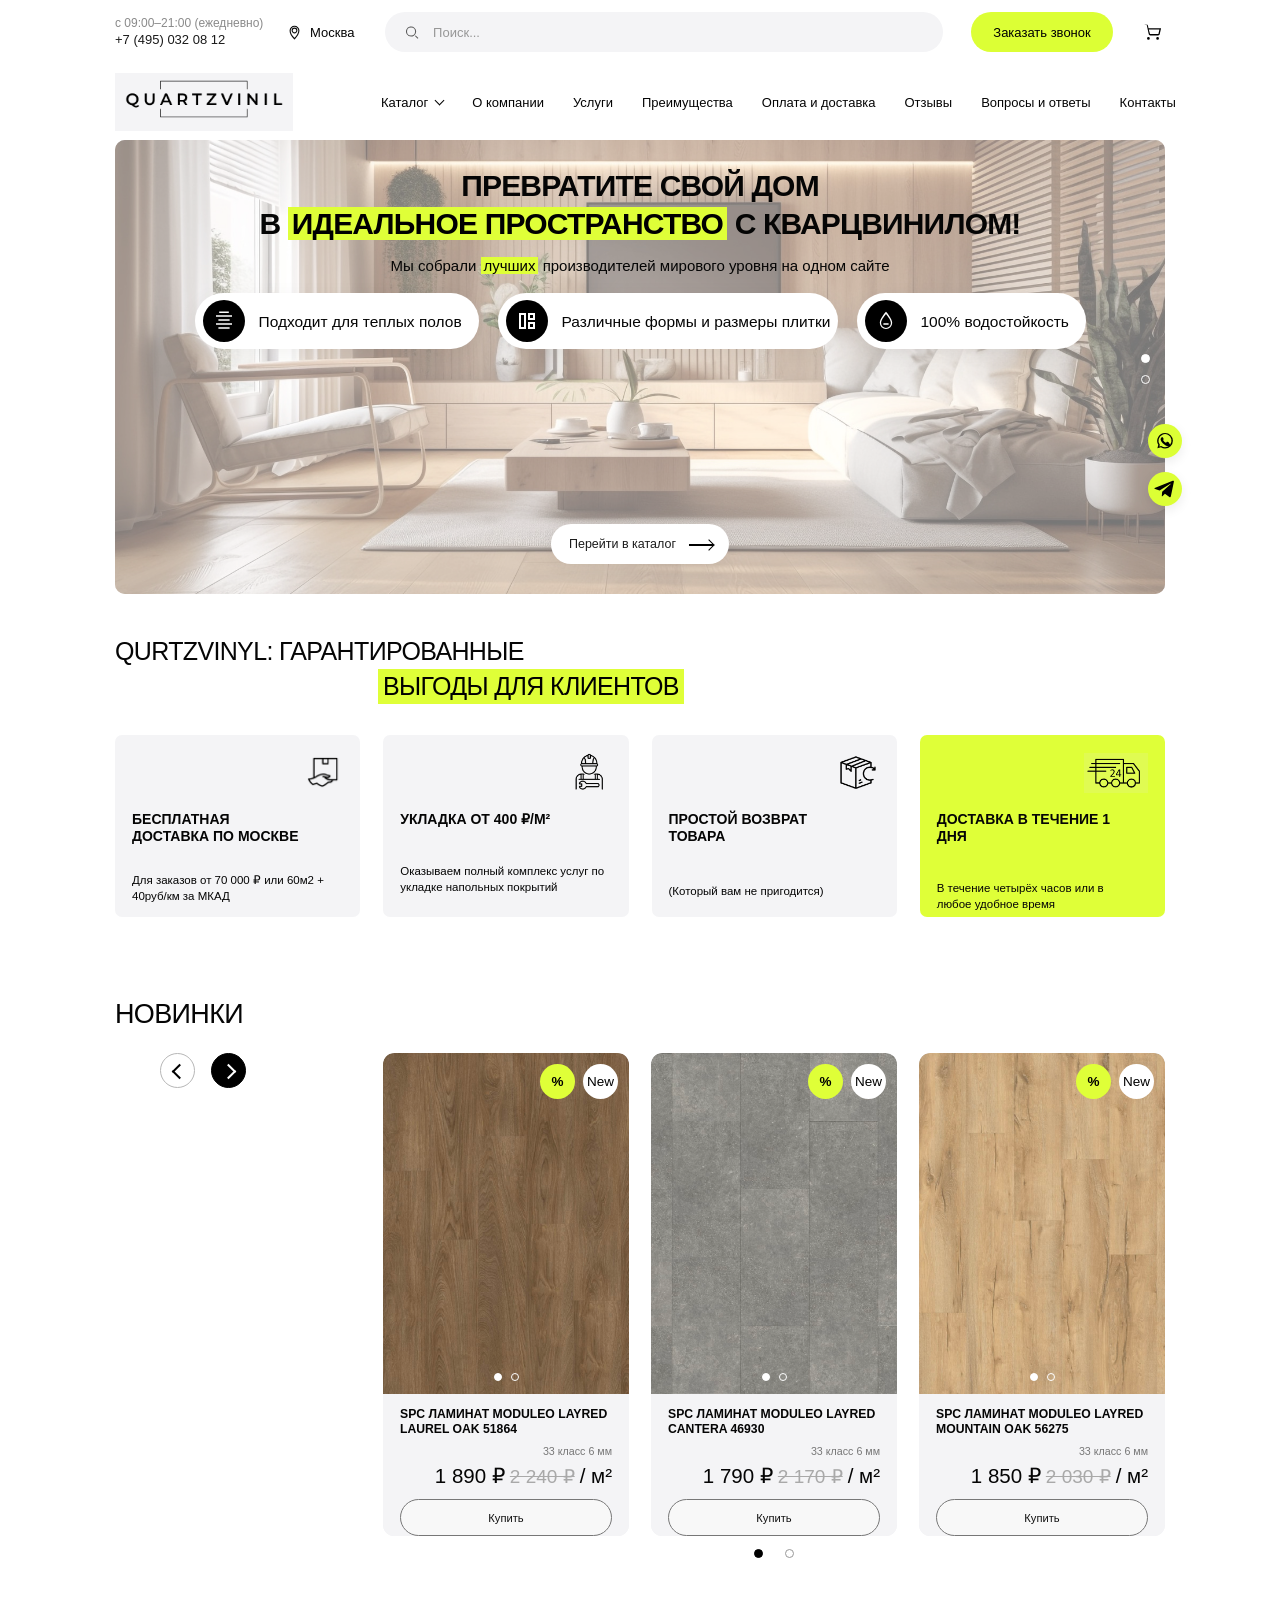
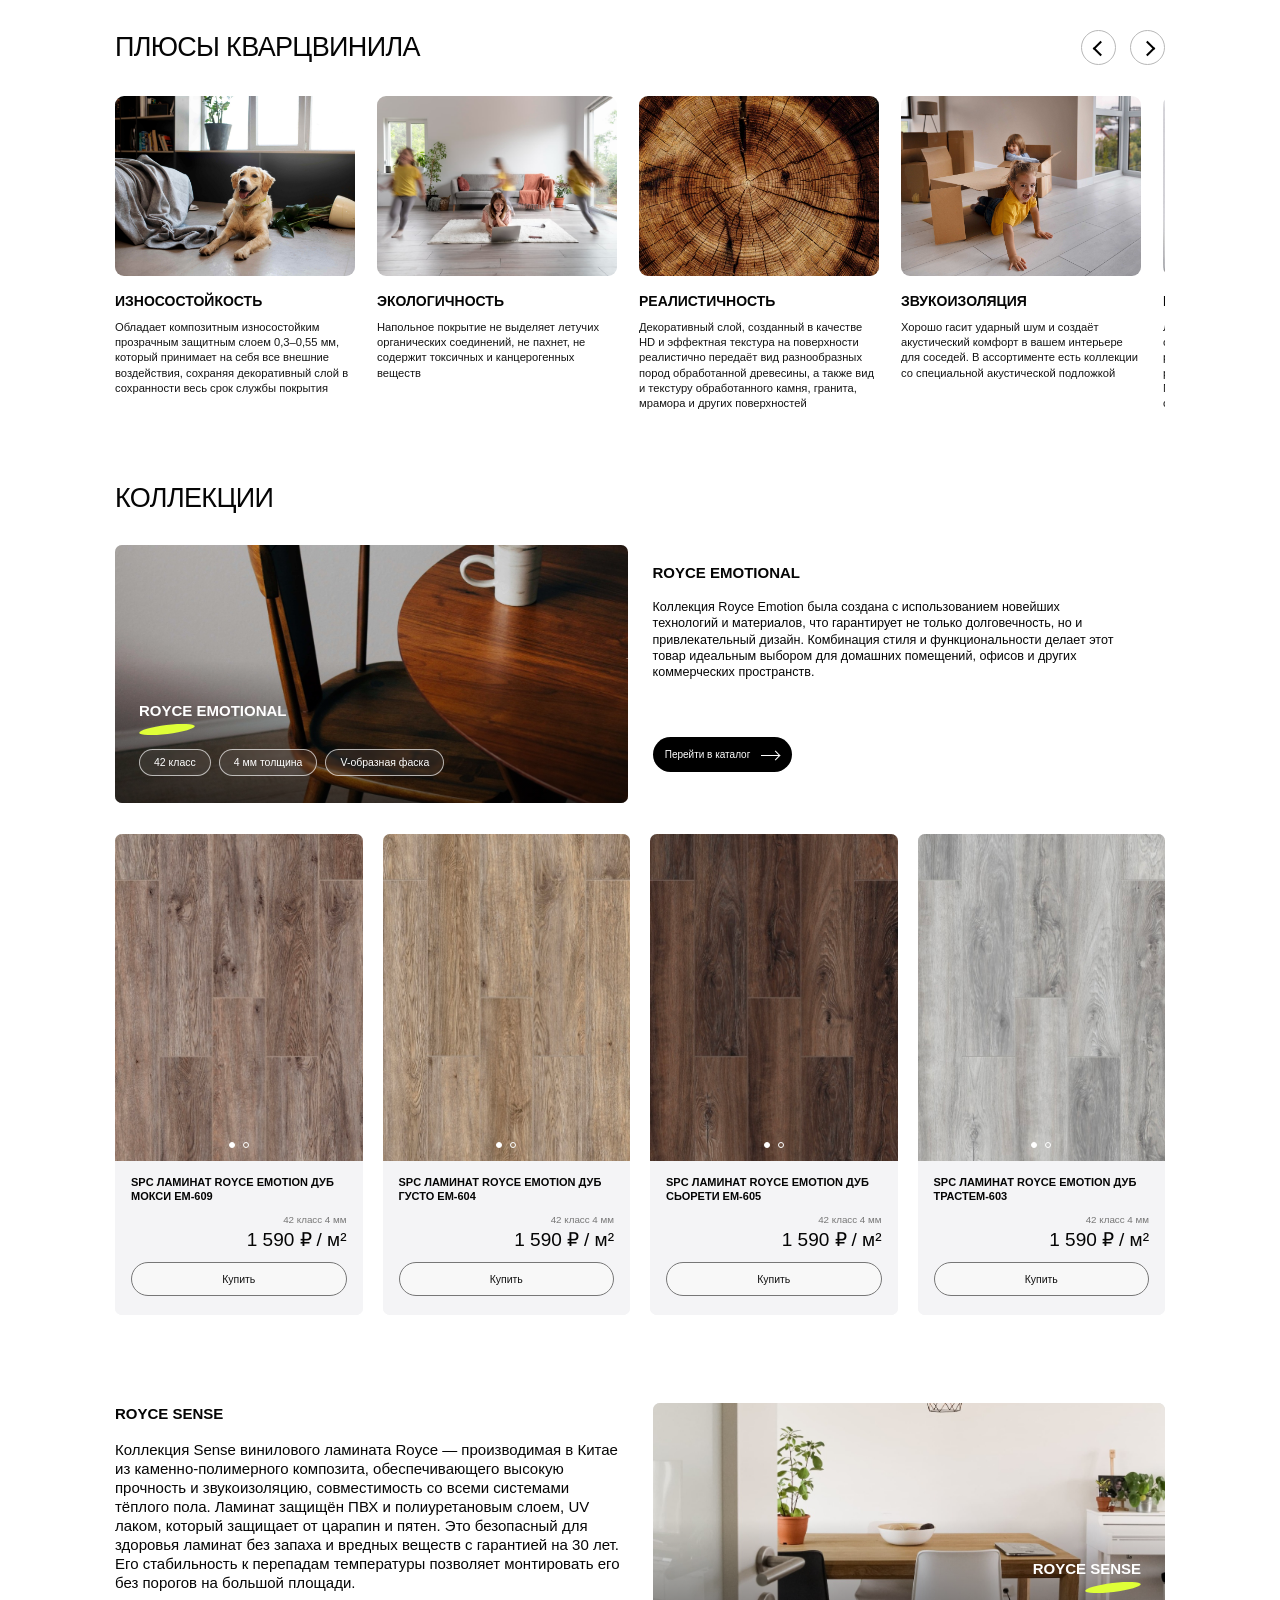
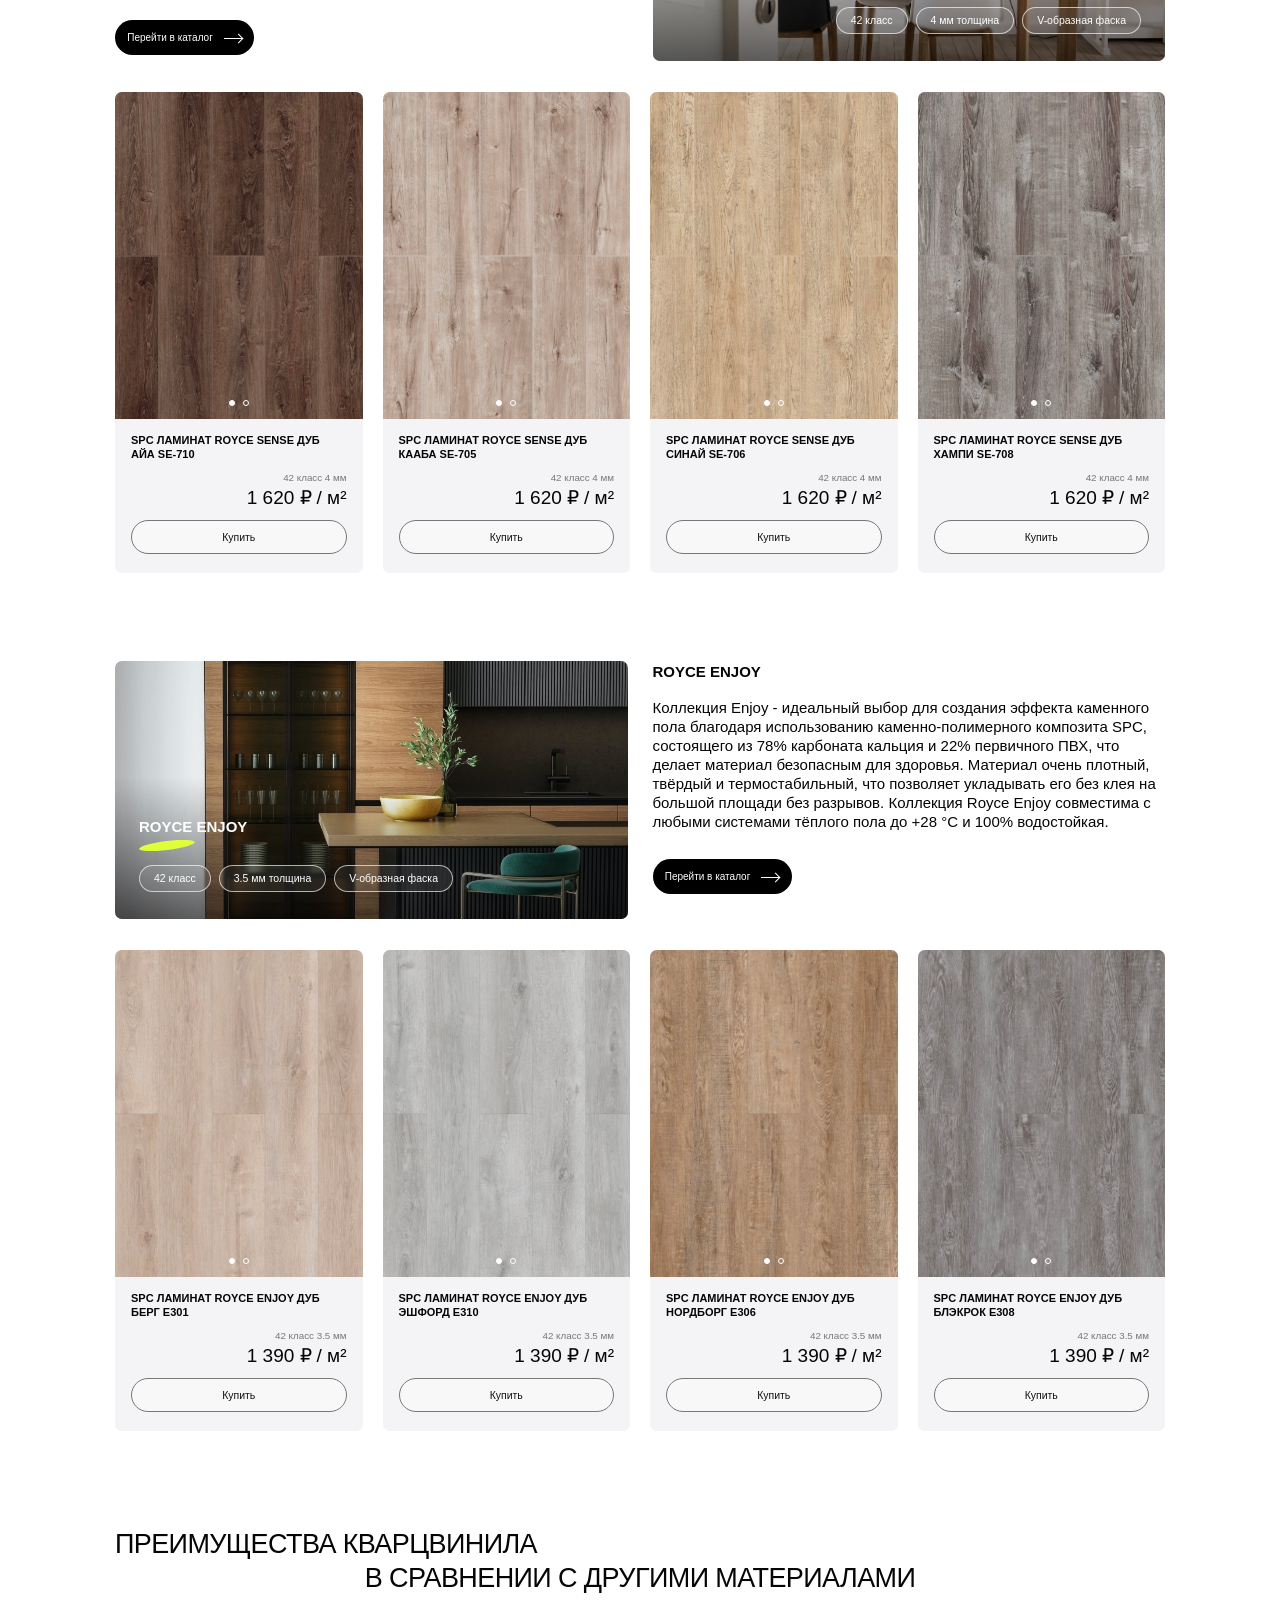
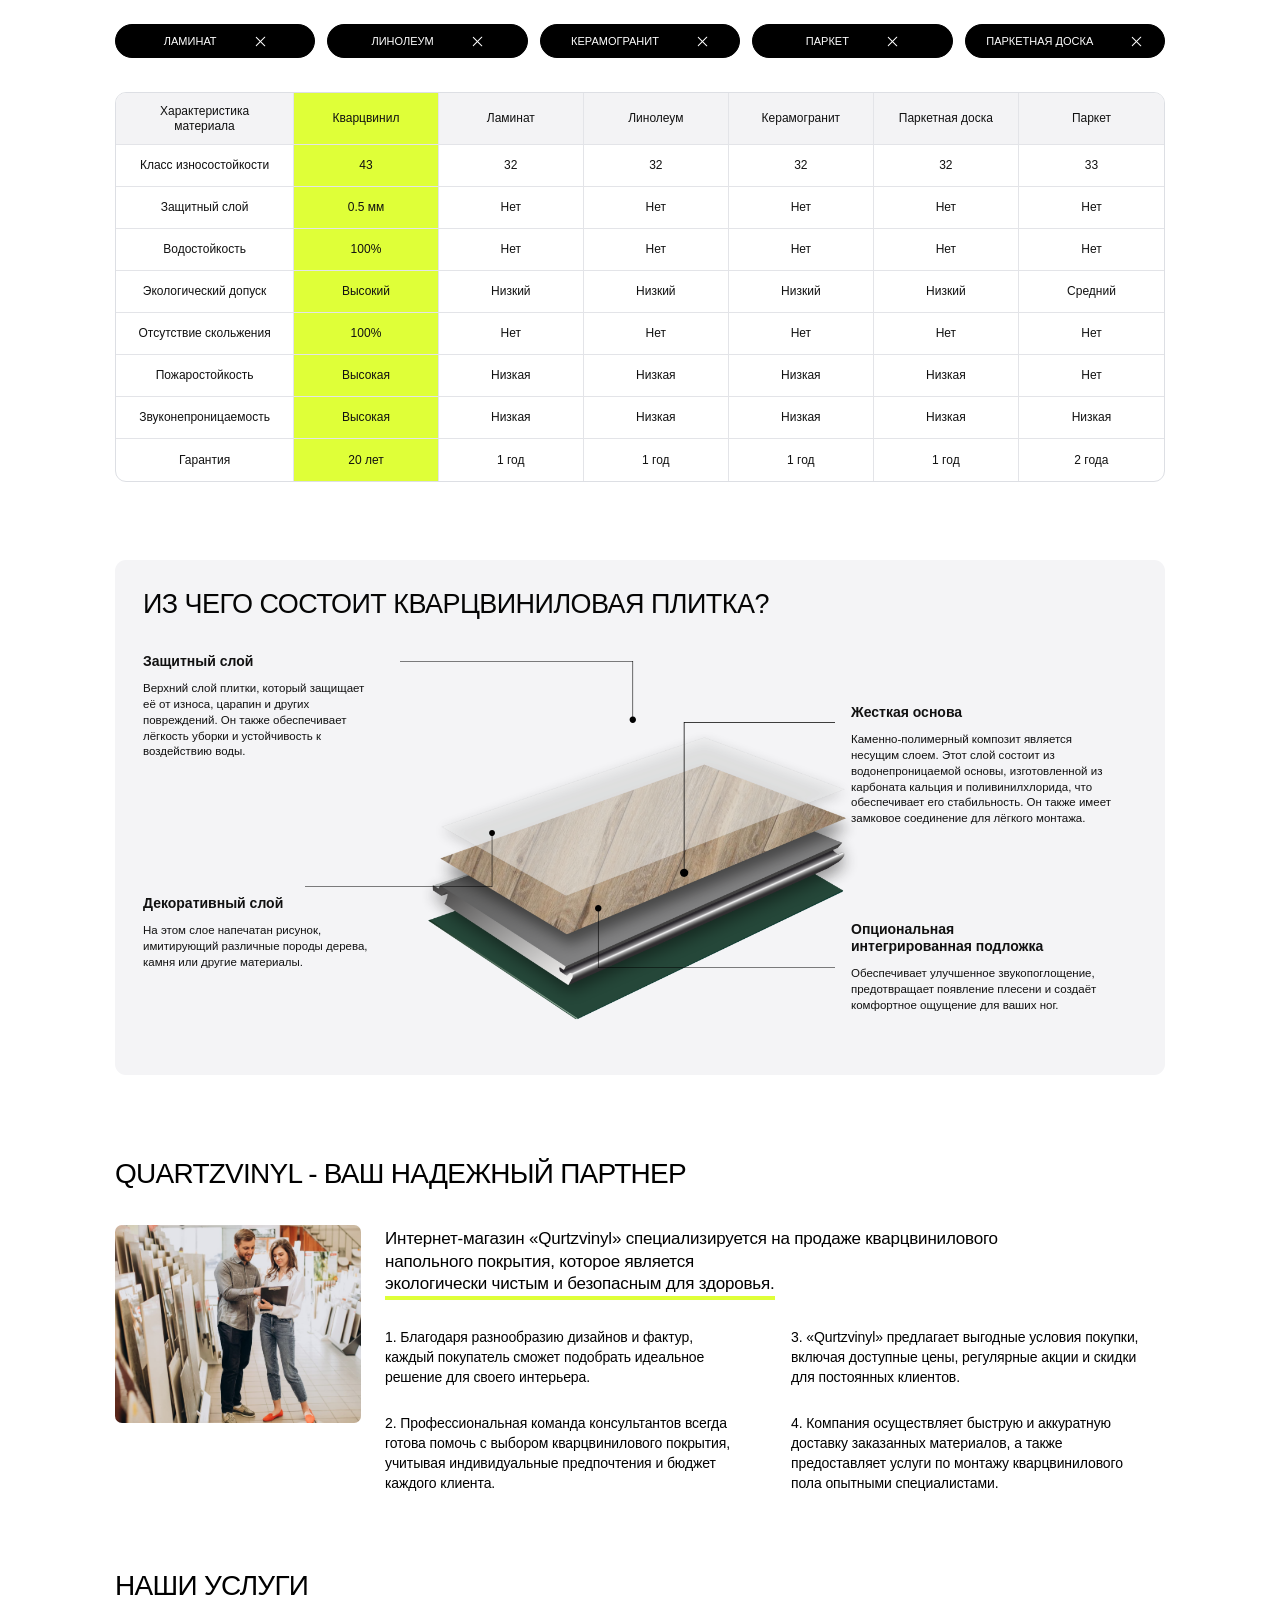
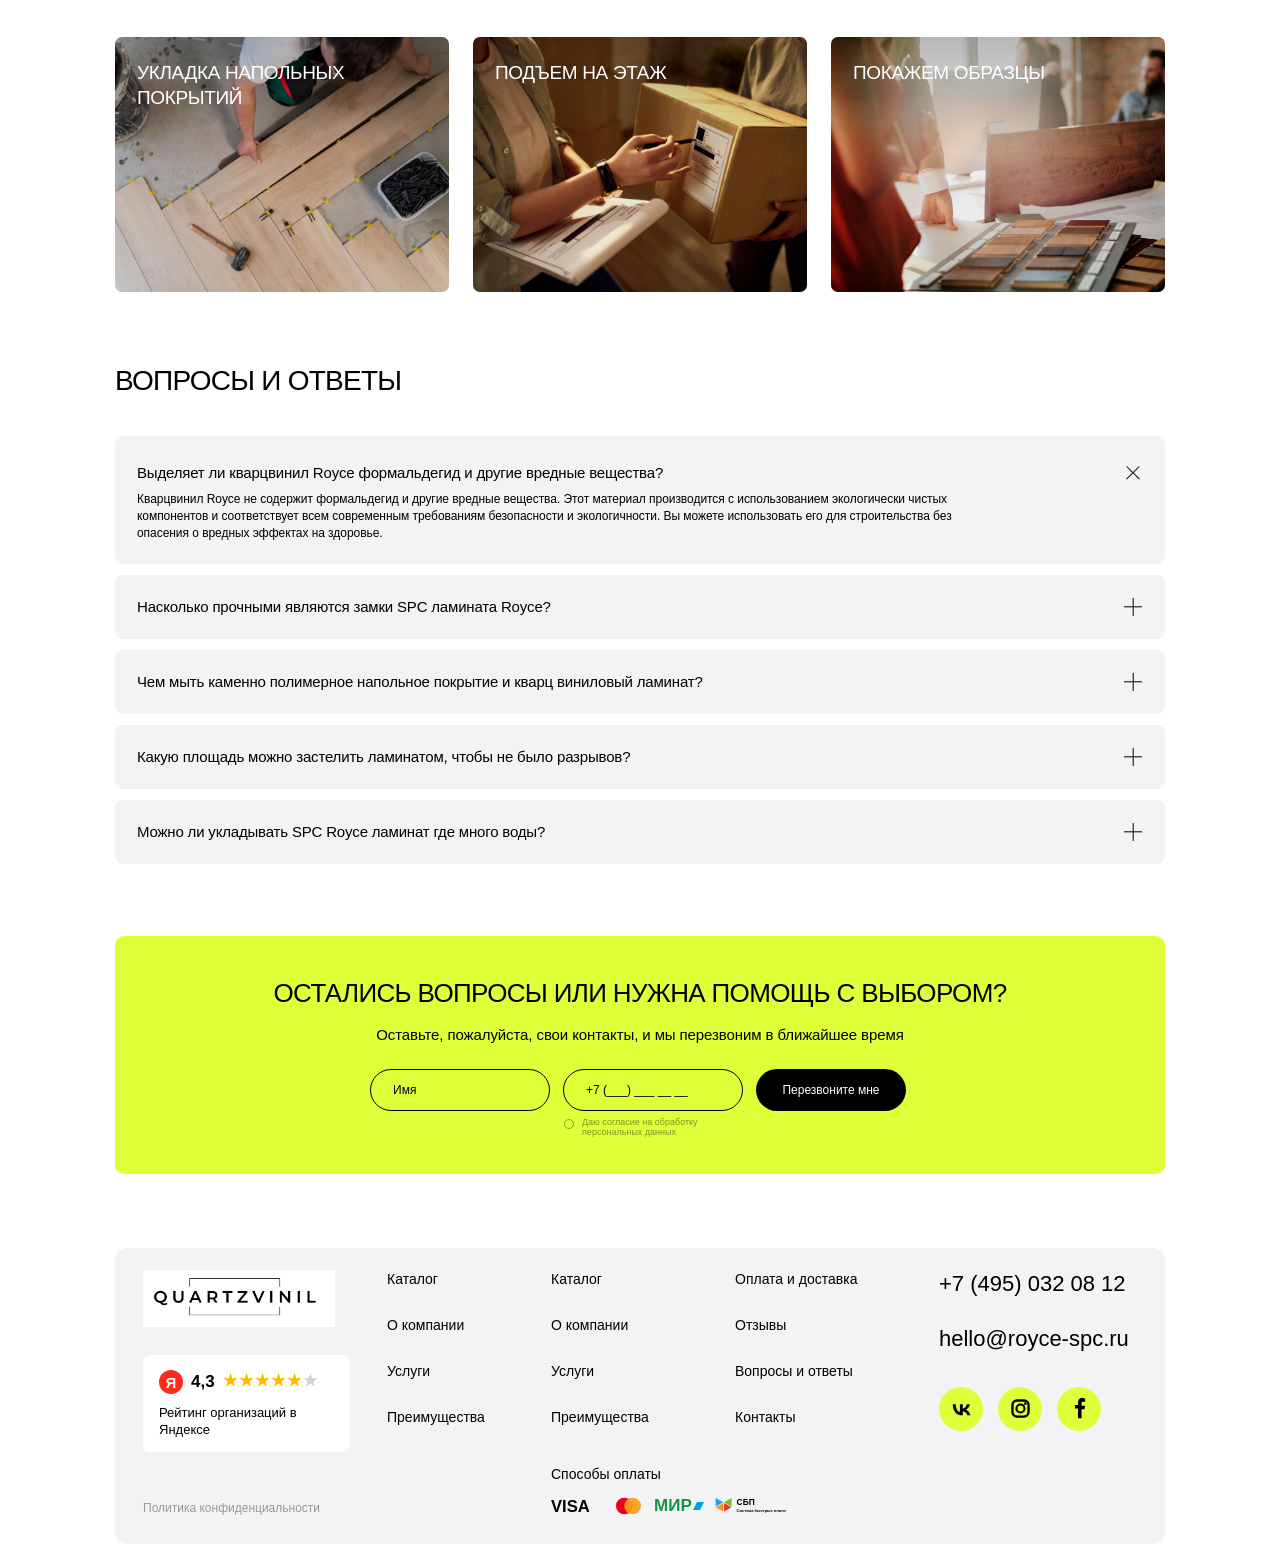
<file: index.html>
<!doctype html>
<html lang="ru">
<head>
    <meta charset="UTF-8">
    <meta name="viewport" content="width=device-width, initial-scale=1.0">
    <title>Quartzvinil</title>
    <link rel="stylesheet" href="assets/css/style.css">
</head>
<body>
    <header class="site-header">
        <div class="header-inner">
            <div class="header-top">
                <div class="header-contacts">
                    <span>с 09:00–21:00 (ежедневно)</span>
                    <a href="tel:+74950320812">+7 (495) 032 08 12</a>
                </div>
                <div class="header-city">
                    <svg viewBox="0 0 24 24" aria-hidden="true"><path d="M12 22s7-7.2 7-13A7 7 0 0 0 5 9c0 5.8 7 13 7 13Zm0-9.5A3.5 3.5 0 1 1 12 5a3.5 3.5 0 0 1 0 7.5Z"/></svg>
                    <span>Москва</span>
                </div>
                <form class="header-search" action="#" method="get">
                    <svg viewBox="0 0 24 24" aria-hidden="true"><path d="M10.5 18a7.5 7.5 0 1 1 5.3-12.8A7.5 7.5 0 0 1 10.5 18Zm0-1.5a6 6 0 1 0 0-12 6 6 0 0 0 0 12Zm5.8.9 1.1-1.1 4 4-1.1 1.1-4-4Z"/></svg>
                    <input type="search" name="search" placeholder="Поиск...">
                </form>
                <button class="call-button" type="button">Заказать звонок</button>
                <a class="cart-link" href="#" aria-label="Корзина">
                    <svg viewBox="0 0 24 24" aria-hidden="true"><path d="M7 20.5a1.5 1.5 0 1 0 0-3 1.5 1.5 0 0 0 0 3Zm10 0a1.5 1.5 0 1 0 0-3 1.5 1.5 0 0 0 0 3ZM3 4h2.1l2.2 10.3c.2.8.9 1.4 1.7 1.4h8.6c.8 0 1.5-.5 1.7-1.3l1.5-6.5H7.1L6.5 5.1A1.7 1.7 0 0 0 4.8 3.8H3V4Zm4.4 5.3H19l-1.1 4.8c0 .1-.2.2-.3.2H9c-.2 0-.3-.1-.3-.3L7.4 9.3Z"/></svg>
                </a>
            </div>
            <div class="header-bottom">
                <a class="logo-link" href="#"><img src="assets/img/logo.png" alt="Quartzvinil"></a>
                <nav class="main-nav" aria-label="Основное меню">
                    <a href="#catalog">Каталог <span></span></a>
                    <a href="#about">О компании</a>
                    <a href="#services">Услуги</a>
                    <a href="#benefits">Преимущества</a>
                    <a href="#payment">Оплата и доставка</a>
                    <a href="#reviews">Отзывы</a>
                    <a href="#faq">Вопросы и ответы</a>
                    <a href="#contacts">Контакты</a>
                </nav>
                <button class="mobile-menu-button" type="button" aria-label="Открыть меню">
                    <i></i><i></i><i></i>
                </button>
            </div>
        </div>
    </header>
    <main>
        <section class="hero-section">
            <div class="hero-slider" data-hero-slider>
                <div class="hero-slide active"></div>
                <div class="hero-content">
                    <h1>ПРЕВРАТИТЕ СВОЙ ДОМ<br>В <mark>ИДЕАЛЬНОЕ ПРОСТРАНСТВО</mark> С КВАРЦВИНИЛОМ!</h1>
                    <p>Мы собрали <mark>лучших</mark> производителей мирового уровня на одном сайте</p>
                    <div class="hero-advantages">
                        <div class="hero-advantage">
                            <span>
                                <svg viewBox="0 0 24 24" aria-hidden="true"><path d="M4 6.2h16v1.6H4V6.2Zm2.4 4h11.2v1.6H6.4v-1.6ZM4 14.2h16v1.6H4v-1.6Zm2.4 4h11.2v1.6H6.4v-1.6ZM7.2 2.4h9.6V4H7.2V2.4Z"/></svg>
                            </span>
                            <b>Подходит для теплых полов</b>
                        </div>
                        <div class="hero-advantage">
                            <span>
                                <svg viewBox="0 0 24 24" aria-hidden="true"><path d="M4 4h7v16H4V4Zm9 0h7v7h-7V4Zm0 9h7v7h-7v-7ZM6 6v12h3V6H6Zm9 0v3h3V6h-3Zm0 9v3h3v-3h-3Z"/></svg>
                            </span>
                            <b>Различные формы и размеры плитки</b>
                        </div>
                        <div class="hero-advantage">
                            <span>
                                <svg viewBox="0 0 24 24" aria-hidden="true"><path d="M12 2.8s6.2 6.7 6.2 11a6.2 6.2 0 1 1-12.4 0c0-4.3 6.2-11 6.2-11Zm0 16.2a4.9 4.9 0 0 0 4.9-4.9c0-2.6-3.1-6.8-4.9-9-1.8 2.2-4.9 6.4-4.9 9A4.9 4.9 0 0 0 12 19Zm-2.6-4.7h5.2v1.4H9.4v-1.4Z"/></svg>
                            </span>
                            <b>100% водостойкость</b>
                        </div>
                    </div>
                </div>
                <button class="catalog-button" type="button">Перейти в каталог <span></span></button>
                <div class="hero-dots">
                    <button class="active" type="button" aria-label="Первый слайд"></button>
                    <button type="button" aria-label="Второй слайд"></button>
                </div>
                <div class="hero-socials">
                    <a href="#" aria-label="WhatsApp">
                        <svg viewBox="0 0 24 24" aria-hidden="true"><path d="M12.1 3.2a8.6 8.6 0 0 0-7.4 13l-1 3.7 3.8-1a8.5 8.5 0 0 0 4.6 1.3 8.5 8.5 0 1 0 0-17Zm0 15.5a7.2 7.2 0 0 1-3.8-1l-.3-.2-2.2.6.6-2.1-.2-.3a7.1 7.1 0 1 1 5.9 3Zm4-5.3c-.2-.1-1.3-.6-1.5-.7-.2-.1-.4-.1-.5.1-.2.3-.6.8-.7.9-.1.1-.3.2-.5.1a5.8 5.8 0 0 1-2.9-2.5c-.2-.3 0-.4.1-.6l.4-.5c.1-.2 0-.4 0-.5l-.7-1.6c-.2-.4-.4-.3-.5-.3h-.5c-.2 0-.5.1-.7.3-.2.3-.9.9-.9 2.1 0 1.3.9 2.5 1.1 2.7.1.1 1.8 2.8 4.4 3.9 1.6.7 2.3.7 3.1.6.5-.1 1.3-.5 1.5-1 .2-.5.2-.9.1-1-.1-.1-.3-.2-.5-.3Z"/></svg>
                    </a>
                    <a href="#" aria-label="Telegram">
                        <svg viewBox="0 0 24 24" aria-hidden="true"><path d="M21.7 4.2 18.4 20c-.2 1-.8 1.2-1.6.8l-4.9-3.6-2.4 2.3c-.3.3-.5.5-1 .5l.4-5 9.1-8.2c.4-.4-.1-.6-.6-.3L6.1 13.6 1.2 12c-1-.3-1-1 .2-1.5L20.4 3c.9-.3 1.6.2 1.3 1.2Z"/></svg>
                    </a>
                </div>
            </div>
        </section>
        <section class="benefits-news-section" id="benefits">
            <h2 class="benefits-title">QURTZVINYL: ГАРАНТИРОВАННЫЕ<br><mark>ВЫГОДЫ ДЛЯ КЛИЕНТОВ</mark></h2>
            <div class="benefits-grid">
                                    <article class="benefit-card ">
                        <img src="assets/img/icon-delivery.png" alt="">
                        <h3>БЕСПЛАТНАЯ ДОСТАВКА ПО МОСКВЕ</h3>
                        <p>Для заказов от 70 000 ₽ или 60м2 + 40руб/км за МКАД</p>
                    </article>
                                    <article class="benefit-card ">
                        <img src="assets/img/icon-worker.png" alt="">
                        <h3>УКЛАДКА ОТ 400 ₽/М²</h3>
                        <p>Оказываем полный комплекс услуг по укладке напольных покрытий</p>
                    </article>
                                    <article class="benefit-card ">
                        <img src="assets/img/icon-return.png" alt="">
                        <h3>ПРОСТОЙ ВОЗВРАТ ТОВАРА</h3>
                        <p>(Который вам не пригодится)</p>
                    </article>
                                    <article class="benefit-card benefit-card-accent">
                        <img src="assets/img/icon-truck.png" alt="">
                        <h3>ДОСТАВКА В ТЕЧЕНИЕ 1 ДНЯ</h3>
                        <p>В течение четырёх часов или в любое удобное время</p>
                    </article>
                            </div>
            <div class="new-products-head">
                <h2>НОВИНКИ</h2>
            </div>
            <div class="new-products-layout">
                <div class="new-products-controls">
                    <button class="slider-arrow slider-arrow-prev" type="button" data-new-prev aria-label="Назад"></button>
                    <button class="slider-arrow slider-arrow-next" type="button" data-new-next aria-label="Вперед"></button>
                </div>
                <div class="new-products-carousel" data-new-carousel>
                    <div class="new-products-track" data-new-track data-products-render="new"></div>
                </div>
                <div class="new-products-dots" data-new-dots></div>
            </div>
        </section>
        <section class="pluses-section" id="pluses">
            <div class="pluses-head">
                <h2>ПЛЮСЫ КВАРЦВИНИЛА</h2>
                <div class="pluses-controls">
                    <button class="pluses-arrow pluses-arrow-prev" type="button" data-pluses-prev aria-label="Назад"></button>
                    <button class="pluses-arrow pluses-arrow-next" type="button" data-pluses-next aria-label="Вперед"></button>
                </div>
            </div>
            <div class="pluses-carousel" data-pluses-carousel>
                <div class="pluses-track" data-pluses-track>
                                            <article class="plus-card">
                            <img src="assets/img/plus-dog.jpg" alt="ИЗНОСОСТОЙКОСТЬ">
                            <h3>ИЗНОСОСТОЙКОСТЬ</h3>
                            <p>Обладает композитным износостойким прозрачным защитным слоем 0,3–0,55 мм, который принимает на себя все внешние воздействия, сохраняя декоративный слой в сохранности весь срок службы покрытия</p>
                        </article>
                                            <article class="plus-card">
                            <img src="assets/img/plus-eco.jpg" alt="ЭКОЛОГИЧНОСТЬ">
                            <h3>ЭКОЛОГИЧНОСТЬ</h3>
                            <p>Напольное покрытие не выделяет летучих органических соединений, не пахнет, не содержит токсичных и канцерогенных веществ</p>
                        </article>
                                            <article class="plus-card">
                            <img src="assets/img/plus-real.jpg" alt="РЕАЛИСТИЧНОСТЬ">
                            <h3>РЕАЛИСТИЧНОСТЬ</h3>
                            <p>Декоративный слой, созданный в качестве HD и эффектная текстура на поверхности реалистично передаёт вид разнообразных пород обработанной древесины, а также вид и текстуру обработанного камня, гранита, мрамора и других поверхностей</p>
                        </article>
                                            <article class="plus-card">
                            <img src="assets/img/plus-sound.jpg" alt="ЗВУКОИЗОЛЯЦИЯ">
                            <h3>ЗВУКОИЗОЛЯЦИЯ</h3>
                            <p>Хорошо гасит ударный шум и создаёт акустический комфорт в вашем интерьере для соседей. В ассортименте есть коллекции со специальной акустической подложкой</p>
                        </article>
                                            <article class="plus-card">
                            <img src="assets/img/plus-install.jpg" alt="ПРОСТОТА МОНТАЖА">
                            <h3>ПРОСТОТА МОНТАЖА</h3>
                            <p>Легко монтируется на подготовленное основание при применении рекомендованных инструментов и рекомендованной технологии укладки. Материал подходит в категорию DIY – сделай сам</p>
                        </article>
                                            <article class="plus-card">
                            <img src="assets/img/plus-warm.jpg" alt="ТЕПЛОПРОВОДНОСТЬ">
                            <h3>ТЕПЛОПРОВОДНОСТЬ</h3>
                            <p>Ощущается как комфортное покрытие без эффекта холодный пол. Можно использовать вместе с встроенными системами подогрева «тёплый пол»</p>
                        </article>
                                    </div>
            </div>
        </section>

        <section class="collections-section" id="collections">
            <h2 class="collections-title">КОЛЛЕКЦИИ</h2>
            <div class="collection-set">
                <div class="collection-intro">
                    <div class="collection-hero-card">
                        <img src="assets/img/collection-hero.jpg" alt="Royce Emotional">
                        <div class="collection-hero-overlay">
                            <h3>ROYCE EMOTIONAL</h3>
                            <div class="collection-hero-line"></div>
                            <div class="collection-hero-tags">
                                <span>42 класс</span>
                                <span>4 мм толщина</span>
                                <span>V-образная фаска</span>
                            </div>
                        </div>
                    </div>
                    <div class="collection-text-card">
                        <h3>ROYCE EMOTIONAL</h3>
                        <p>Коллекция Royce Emotion была создана с использованием новейших технологий и материалов, что гарантирует не только долговечность, но и привлекательный дизайн. Комбинация стиля и функциональности делает этот товар идеальным выбором для домашних помещений, офисов и других коммерческих пространств.</p>
                        <a href="#catalog" class="collection-catalog-link">Перейти в каталог <span></span></a>
                    </div>
                </div>
                <div class="collection-products-wrap">
                    <button class="collection-arrow collection-arrow-prev" type="button" data-collection-prev aria-label="Назад"></button>
                    <div class="collection-products-carousel" data-collection-carousel>
                        <div class="collection-products-track" data-collection-track data-products-render="emotion"></div>
                    </div>
                    <button class="collection-arrow collection-arrow-next" type="button" data-collection-next aria-label="Вперед"></button>
                </div>
            </div>

            <div class="collection-set collection-set-sense">
                <div class="collection-intro collection-intro-reverse">
                    <div class="collection-text-card collection-text-card-sense">
                        <h3>ROYCE SENSE</h3>
                        <p>Коллекция Sense винилового ламината Royce — производимая в Китае из каменно-полимерного композита, обеспечивающего высокую прочность и звукоизоляцию, совместимость со всеми системами тёплого пола. Ламинат защищён ПВХ и полиуретановым слоем, UV лаком, который защищает от царапин и пятен. Это безопасный для здоровья ламинат без запаха и вредных веществ с гарантией на 30 лет. Его стабильность к перепадам температуры позволяет монтировать его без порогов на большой площади.</p>
                        <a href="#catalog" class="collection-catalog-link">Перейти в каталог <span></span></a>
                    </div>
                    <div class="collection-hero-card collection-hero-card-right">
                        <img src="assets/img/collection-sense-hero.jpg" alt="Royce Sense">
                        <div class="collection-hero-overlay collection-hero-overlay-right">
                            <h3>ROYCE SENSE</h3>
                            <div class="collection-hero-line"></div>
                            <div class="collection-hero-tags">
                                <span>42 класс</span>
                                <span>4 мм толщина</span>
                                <span>V-образная фаска</span>
                            </div>
                        </div>
                    </div>
                </div>
                <div class="collection-products-wrap">
                    <button class="collection-arrow collection-arrow-prev" type="button" data-collection-prev aria-label="Назад"></button>
                    <div class="collection-products-carousel" data-collection-carousel>
                        <div class="collection-products-track" data-collection-track data-products-render="sense"></div>
                    </div>
                    <button class="collection-arrow collection-arrow-next" type="button" data-collection-next aria-label="Вперед"></button>
                </div>


            <div class="collection-set collection-set-enjoy">
                <div class="collection-intro">
                    <div class="collection-hero-card collection-hero-card-enjoy">
                        <img src="assets/img/collection-enjoy-hero.jpg" alt="Royce Enjoy">
                        <div class="collection-hero-overlay">
                            <h3>ROYCE ENJOY</h3>
                            <div class="collection-hero-line"></div>
                            <div class="collection-hero-tags">
                                <span>42 класс</span>
                                <span>3.5 мм толщина</span>
                                <span>V-образная фаска</span>
                            </div>
                        </div>
                    </div>
                    <div class="collection-text-card collection-text-card-enjoy">
                        <h3>ROYCE ENJOY</h3>
                        <p>Коллекция Enjoy - идеальный выбор для создания эффекта каменного пола благодаря использованию каменно-полимерного композита SPC, состоящего из 78% карбоната кальция и 22% первичного ПВХ, что делает материал безопасным для здоровья. Материал очень плотный, твёрдый и термостабильный, что позволяет укладывать его без клея на большой площади без разрывов. Коллекция Royce Enjoy совместима с любыми системами тёплого пола до +28 °C и 100% водостойкая.</p>
                        <a href="#catalog" class="collection-catalog-link">Перейти в каталог <span></span></a>
                    </div>
                </div>
                <div class="collection-products-wrap">
                    <button class="collection-arrow collection-arrow-prev" type="button" data-collection-prev aria-label="Назад"></button>
                    <div class="collection-products-carousel" data-collection-carousel>
                        <div class="collection-products-track" data-collection-track data-products-render="enjoy"></div>
                    </div>
                    <button class="collection-arrow collection-arrow-next" type="button" data-collection-next aria-label="Вперед"></button>
                </div>
            </div>
            </div>
        </section>

        <section class="comparison-section" id="comparison">
            <h2 class="comparison-title">
                <span>ПРЕИМУЩЕСТВА КВАРЦВИНИЛА</span>
                <span>В СРАВНЕНИИ С ДРУГИМИ МАТЕРИАЛАМИ</span>
            </h2>
            <div class="comparison-tabs" aria-label="Сравниваемые материалы">
                <button type="button" data-comparison-toggle="laminate" aria-pressed="true">ЛАМИНАТ <span></span></button>
                <button type="button" data-comparison-toggle="linoleum" aria-pressed="true">ЛИНОЛЕУМ <span></span></button>
                <button type="button" data-comparison-toggle="porcelain" aria-pressed="true">КЕРАМОГРАНИТ <span></span></button>
                <button type="button" data-comparison-toggle="parquet" aria-pressed="true">ПАРКЕТ <span></span></button>
                <button type="button" data-comparison-toggle="parquet-board" aria-pressed="true">ПАРКЕТНАЯ ДОСКА <span></span></button>
            </div>
            <div class="comparison-table-wrap">
                <table class="comparison-table" data-comparison-table>
                    <colgroup>
                        <col class="comparison-col comparison-col-feature">
                        <col class="comparison-col comparison-col-vinyl">
                        <col class="comparison-col" data-comparison-col="laminate">
                        <col class="comparison-col" data-comparison-col="linoleum">
                        <col class="comparison-col" data-comparison-col="porcelain">
                        <col class="comparison-col" data-comparison-col="parquet-board">
                        <col class="comparison-col" data-comparison-col="parquet">
                    </colgroup>
                    <thead>
                        <tr>
                            <th>Характеристика<br>материала</th>
                            <th>Кварцвинил</th>
                            <th>Ламинат</th>
                            <th>Линолеум</th>
                            <th>Керамогранит</th>
                            <th>Паркетная доска</th>
                            <th>Паркет</th>
                        </tr>
                    </thead>
                    <tbody>
                        <tr>
                            <td>Класс износостойкости</td>
                            <td>43</td>
                            <td>32</td>
                            <td>32</td>
                            <td>32</td>
                            <td>32</td>
                            <td>33</td>
                        </tr>
                        <tr>
                            <td>Защитный слой</td>
                            <td>0.5 мм</td>
                            <td>Нет</td>
                            <td>Нет</td>
                            <td>Нет</td>
                            <td>Нет</td>
                            <td>Нет</td>
                        </tr>
                        <tr>
                            <td>Водостойкость</td>
                            <td>100%</td>
                            <td>Нет</td>
                            <td>Нет</td>
                            <td>Нет</td>
                            <td>Нет</td>
                            <td>Нет</td>
                        </tr>
                        <tr>
                            <td>Экологический допуск</td>
                            <td>Высокий</td>
                            <td>Низкий</td>
                            <td>Низкий</td>
                            <td>Низкий</td>
                            <td>Низкий</td>
                            <td>Средний</td>
                        </tr>
                        <tr>
                            <td>Отсутствие скольжения</td>
                            <td>100%</td>
                            <td>Нет</td>
                            <td>Нет</td>
                            <td>Нет</td>
                            <td>Нет</td>
                            <td>Нет</td>
                        </tr>
                        <tr>
                            <td>Пожаростойкость</td>
                            <td>Высокая</td>
                            <td>Низкая</td>
                            <td>Низкая</td>
                            <td>Низкая</td>
                            <td>Низкая</td>
                            <td>Нет</td>
                        </tr>
                        <tr>
                            <td>Звуконепроницаемость</td>
                            <td>Высокая</td>
                            <td>Низкая</td>
                            <td>Низкая</td>
                            <td>Низкая</td>
                            <td>Низкая</td>
                            <td>Низкая</td>
                        </tr>
                        <tr>
                            <td>Гарантия</td>
                            <td>20 лет</td>
                            <td>1 год</td>
                            <td>1 год</td>
                            <td>1 год</td>
                            <td>1 год</td>
                            <td>2 года</td>
                        </tr>
                    </tbody>
                </table>
            </div>
        </section>

        <section class="structure-section" id="structure">
            <div class="structure-card">
                <h2>ИЗ ЧЕГО СОСТОИТ КВАРЦВИНИЛОВАЯ ПЛИТКА?</h2>
                <div class="structure-block">
                    <div class="structure-text structure-text-protective">
                        <h3>Защитный слой</h3>
                        <p>Верхний слой плитки, который защищает её от износа, царапин и других повреждений. Он также обеспечивает лёгкость уборки и устойчивость к воздействию воды.</p>
                    </div>
                    <div class="structure-text structure-text-decorative">
                        <h3>Декоративный слой</h3>
                        <p>На этом слое напечатан рисунок, имитирующий различные породы дерева, камня или другие материалы.</p>
                    </div>
                    <div class="structure-text structure-text-base">
                        <h3>Жесткая основа</h3>
                        <p>Каменно-полимерный композит является несущим слоем. Этот слой состоит из водонепроницаемой основы, изготовленной из карбоната кальция и поливинилхлорида, что обеспечивает его стабильность. Он также имеет замковое соединение для лёгкого монтажа.</p>
                    </div>
                    <div class="structure-text structure-text-underlay">
                        <h3>Опциональная<br>интегрированная подложка</h3>
                        <p>Обеспечивает улучшенное звукопоглощение, предотвращает появление плесени и создаёт комфортное ощущение для ваших ног.</p>
                    </div>
                    <img class="structure-layer-image" src="assets/img/structure-layer.png" alt="Структура кварцвиниловой плитки">
                    <img class="structure-cursor structure-cursor-1" src="assets/img/cursor1.svg" alt="">
                    <img class="structure-cursor structure-cursor-2" src="assets/img/cursor2.svg" alt="">
                    <img class="structure-cursor structure-cursor-3" src="assets/img/cursor3.svg" alt="">
                    <img class="structure-cursor structure-cursor-4" src="assets/img/cursor4.svg" alt="">
                </div>
            </div>
        </section>

        <section class="partner-services-section" id="services">
            <div class="partner-block">
                <h2>QUARTZVINYL - ВАШ НАДЕЖНЫЙ ПАРТНЕР</h2>
                <div class="partner-content">
                    <div class="partner-image">
                        <img src="assets/img/partner.jpg" alt="Quartzvinyl - ваш надежный партнер">
                    </div>
                    <div class="partner-info">
                        <p class="partner-main-text">Интернет-магазин «Qurtzvinyl» специализируется на продаже кварцвинилового напольного покрытия, которое является <span>экологически чистым и безопасным для здоровья.</span></p>
                        <div class="partner-points">
                            <p>1. Благодаря разнообразию дизайнов и фактур, каждый покупатель сможет подобрать идеальное решение для своего интерьера.</p>
                            <p>3. «Qurtzvinyl» предлагает выгодные условия покупки, включая доступные цены, регулярные акции и скидки для постоянных клиентов.</p>
                            <p>2. Профессиональная команда консультантов всегда готова помочь с выбором кварцвинилового покрытия, учитывая индивидуальные предпочтения и бюджет каждого клиента.</p>
                            <p>4. Компания осуществляет быструю и аккуратную доставку заказанных материалов, а также предоставляет услуги по монтажу кварцвинилового пола опытными специалистами.</p>
                        </div>
                    </div>
                </div>
            </div>
            <div class="services-block">
                <h2>НАШИ УСЛУГИ</h2>
                <div class="services-grid">
                    <article class="service-card">
                        <img src="assets/img/service-install.jpg" alt="Укладка напольных покрытий">
                        <h3>УКЛАДКА НАПОЛЬНЫХ<br>ПОКРЫТИЙ</h3>
                    </article>
                    <article class="service-card">
                        <img src="assets/img/service-delivery.jpg" alt="Подъем на этаж">
                        <h3>ПОДЪЕМ НА ЭТАЖ</h3>
                    </article>
                    <article class="service-card">
                        <img src="assets/img/service-samples.jpg" alt="Покажем образцы">
                        <h3>ПОКАЖЕМ ОБРАЗЦЫ</h3>
                    </article>
                </div>
            </div>
        </section>


        <section class="faq-callback-section" id="faq">
            <div class="faq-block">
                <h2>ВОПРОСЫ И ОТВЕТЫ</h2>
                <div class="faq-list" data-faq-list>
                    <article class="faq-item open">
                        <button class="faq-question" type="button" aria-expanded="true">
                            <span>Выделяет ли кварцвинил Royce формальдегид и другие вредные вещества?</span>
                            <i></i>
                        </button>
                        <div class="faq-answer">
                            <div>
                                <p>Кварцвинил Royce не содержит формальдегид и другие вредные вещества. Этот материал производится с использованием экологически чистых компонентов и соответствует всем современным требованиям безопасности и экологичности. Вы можете использовать его для строительства без опасения о вредных эффектах на здоровье.</p>
                            </div>
                        </div>
                    </article>
                    <article class="faq-item">
                        <button class="faq-question" type="button" aria-expanded="false">
                            <span>Насколько прочными являются замки SPC ламината Royce?</span>
                            <i></i>
                        </button>
                        <div class="faq-answer">
                            <div>
                                <p>Замковые соединения SPC ламината Royce рассчитаны на плотную фиксацию планок между собой. При правильной подготовке основания и аккуратной укладке покрытие сохраняет стабильность, не расходится по швам и подходит для ежедневной эксплуатации в жилых и коммерческих помещениях.</p>
                            </div>
                        </div>
                    </article>
                    <article class="faq-item">
                        <button class="faq-question" type="button" aria-expanded="false">
                            <span>Чем мыть каменно полимерное напольное покрытие и кварц виниловый ламинат?</span>
                            <i></i>
                        </button>
                        <div class="faq-answer">
                            <div>
                                <p>Для ухода достаточно мягкой влажной уборки и нейтральных моющих средств без абразивов. Не рекомендуется использовать агрессивную химию, металлические щетки и большое количество воды, хотя само покрытие устойчиво к влаге.</p>
                            </div>
                        </div>
                    </article>
                    <article class="faq-item">
                        <button class="faq-question" type="button" aria-expanded="false">
                            <span>Какую площадь можно застелить ламинатом, чтобы не было разрывов?</span>
                            <i></i>
                        </button>
                        <div class="faq-answer">
                            <div>
                                <p>Площадь укладки зависит от выбранной коллекции, формы помещения и рекомендаций производителя. В большинстве случаев кварцвиниловое покрытие допускает укладку на большую площадь без разрывов, если основание ровное и соблюдена технология монтажа.</p>
                            </div>
                        </div>
                    </article>
                    <article class="faq-item">
                        <button class="faq-question" type="button" aria-expanded="false">
                            <span>Можно ли укладывать SPC Royce ламинат где много воды?</span>
                            <i></i>
                        </button>
                        <div class="faq-answer">
                            <div>
                                <p>SPC Royce подходит для помещений с повышенной влажностью, так как материал обладает водостойкостью. Его можно использовать на кухне, в прихожей и других зонах, где возможен контакт с водой, при условии правильной укладки и герметизации примыканий.</p>
                            </div>
                        </div>
                    </article>
                </div>
            </div>
            <div class="callback-block">
                <h2>ОСТАЛИСЬ ВОПРОСЫ ИЛИ НУЖНА ПОМОЩЬ С ВЫБОРОМ?</h2>
                <p>Оставьте, пожалуйста, свои контакты, и мы перезвоним в ближайшее время</p>
                <form class="callback-form" action="#" method="post">
                    <div class="callback-fields">
                        <input type="text" name="name" placeholder="Имя" required>
                        <input type="tel" name="phone" placeholder="+7 (___) ___ __ __" required>
                        <button type="submit">Перезвоните мне</button>
                    </div>
                    <label class="callback-agree">
                        <input type="checkbox" name="agree">
                        <span></span>
                        <b>Даю согласие на обработку<br>персональных данных</b>
                    </label>
                </form>
            </div>
        </section>

    </main>

    <footer class="site-footer" id="contacts">
        <div class="footer-inner">
            <div class="footer-brand">
                <a class="footer-logo" href="#top" aria-label="Quartzvinil">
                    <img src="assets/img/logo2.png" alt="Quartzvinil">
                </a>
                <div class="footer-rating">
                    <div class="footer-rating-top">
                        <span class="footer-yandex-mark">Я</span>
                        <strong>4,3</strong>
                        <span class="footer-stars" aria-label="Рейтинг 4,3 из 5">
                            <b>★</b><b>★</b><b>★</b><b>★</b><b>★</b><i>★</i>
                        </span>
                    </div>
                    <p>Рейтинг организаций в Яндексе</p>
                </div>
                <a class="footer-policy" href="#">Политика конфиденциальности</a>
            </div>

            <nav class="footer-nav footer-nav-one" aria-label="Навигация 1">
                <a href="#catalog">Каталог</a>
                <a href="#about">О компании</a>
                <a href="#services">Услуги</a>
                <a href="#advantages">Преимущества</a>
            </nav>

            <div class="footer-nav-payments">
                <nav class="footer-nav footer-nav-two" aria-label="Навигация 2">
                    <a href="#catalog">Каталог</a>
                    <a href="#about">О компании</a>
                    <a href="#services">Услуги</a>
                    <a href="#advantages">Преимущества</a>
                </nav>
                <div class="footer-payments">
                    <p>Способы оплаты</p>
                    <div class="payment-icons">
                        <img src="assets/img/payment-visa.svg" alt="Visa">
                        <img src="assets/img/payment-mastercard.svg" alt="MasterCard">
                        <img src="assets/img/payment-mir.svg" alt="МИР">
                        <img src="assets/img/payment-sbp.svg" alt="СБП">
                    </div>
                </div>
            </div>

            <nav class="footer-nav footer-nav-three" aria-label="Навигация 3">
                <a href="#delivery">Оплата и доставка</a>
                <a href="#reviews">Отзывы</a>
                <a href="#faq">Вопросы и ответы</a>
                <a href="#contacts">Контакты</a>
            </nav>

            <div class="footer-contacts">
                <a class="footer-phone" href="tel:+74950320812">+7 (495) 032 08 12</a>
                <a class="footer-email" href="mailto:hello@royce-spc.ru">hello@royce-spc.ru</a>
                <div class="footer-socials" aria-label="Социальные сети">
                    <a href="#" aria-label="VK"><img src="assets/img/social-vk.svg" alt="VK"></a>
                    <a href="#" aria-label="Instagram"><img src="assets/img/social-instagram.svg" alt="Instagram"></a>
                    <a href="#" aria-label="Facebook"><img src="assets/img/social-facebook.svg" alt="Facebook"></a>
                </div>
            </div>
        </div>
    </footer>
    <script src="assets/js/products-storage.js"></script>
    <script src="assets/js/main.js"></script>
</body>
</html>
</file>
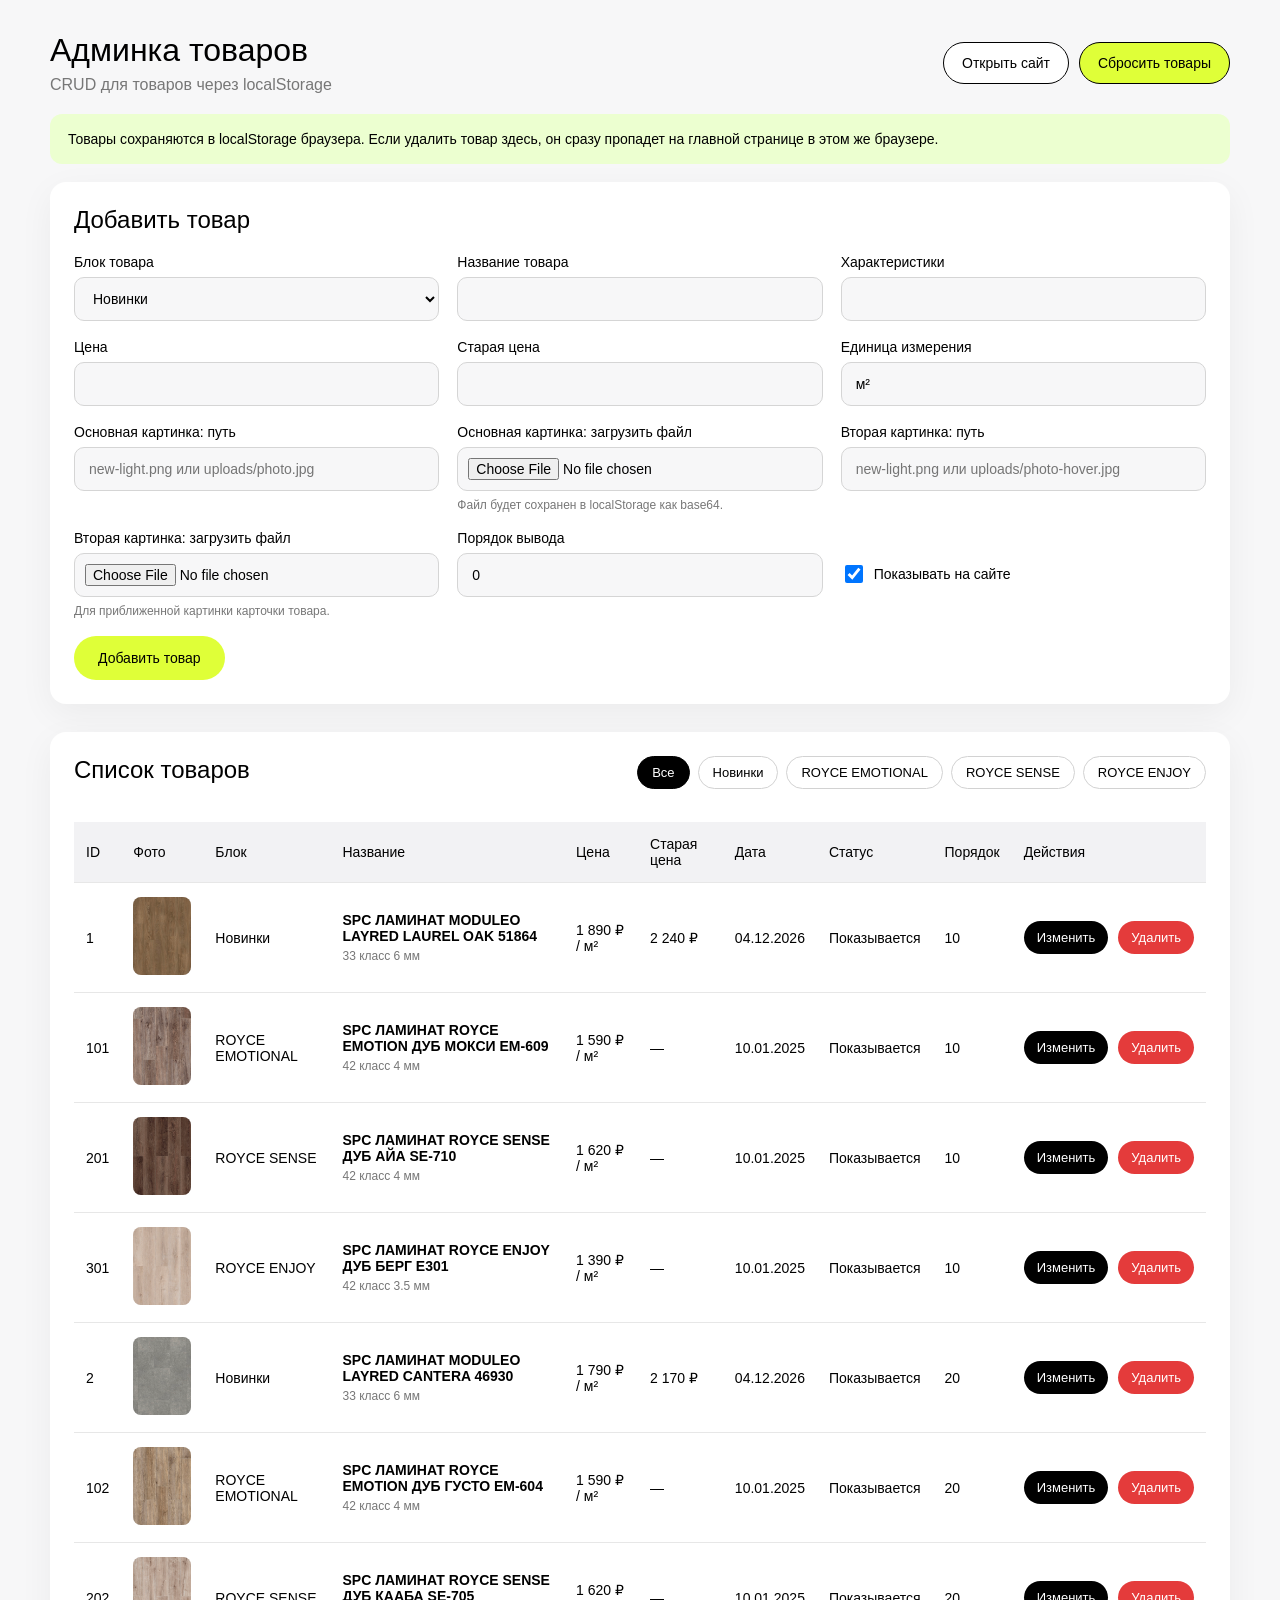
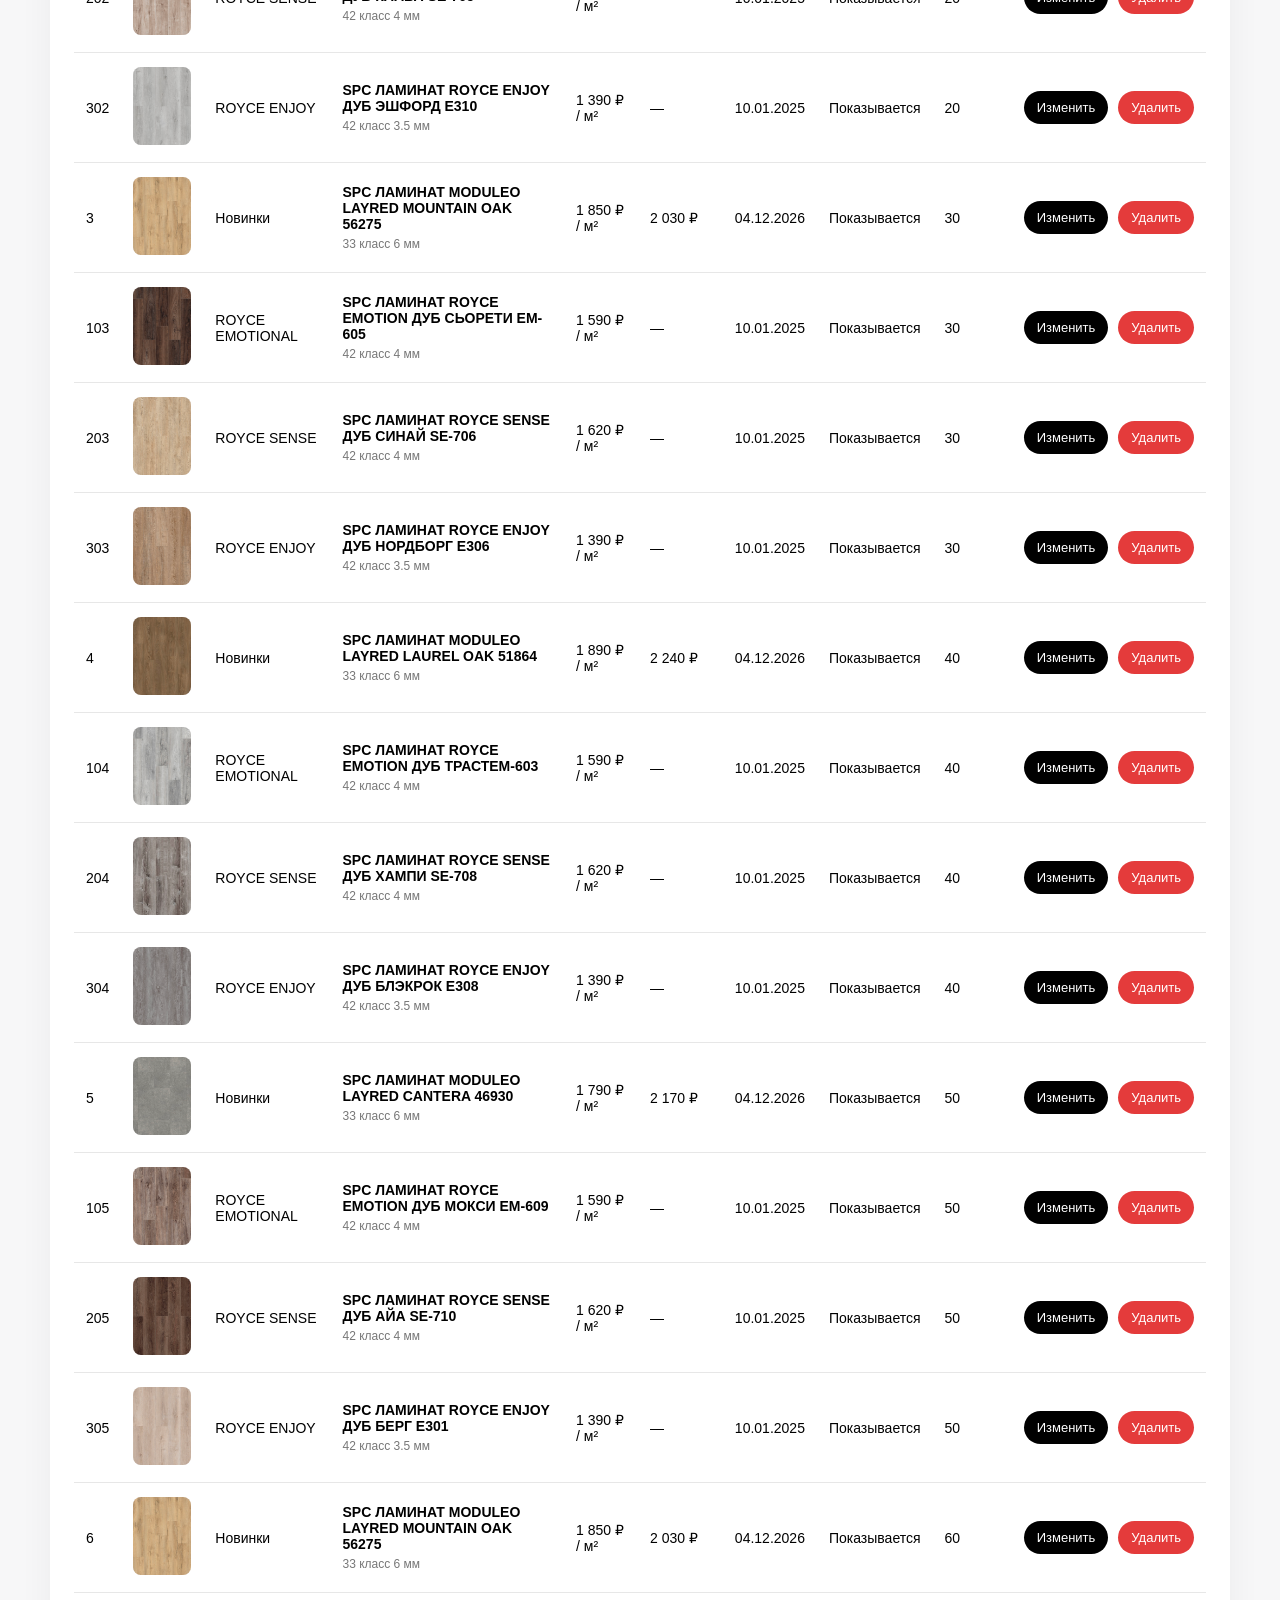
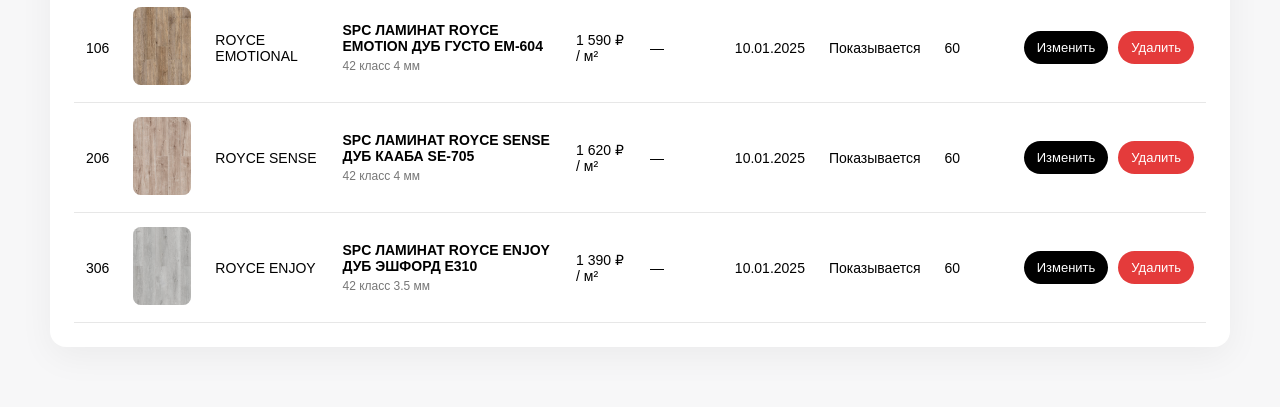
<file: admin/index.html>
<!doctype html>
<html lang="ru">
<head>
    <meta charset="UTF-8">
    <meta name="viewport" content="width=device-width, initial-scale=1.0">
    <title>Админка товаров</title>
    <link rel="stylesheet" href="admin.css">
</head>
<body>
    <main class="admin-page">
        <header class="admin-header">
            <div>
                <h1>Админка товаров</h1>
                <p>CRUD для товаров через localStorage</p>
            </div>
            <div class="admin-header-actions">
                <a href="../index.html">Открыть сайт</a>
                <button type="button" data-reset-products>Сбросить товары</button>
            </div>
        </header>

        <div class="admin-notice">
            Товары сохраняются в localStorage браузера. Если удалить товар здесь, он сразу пропадет на главной странице в этом же браузере.
        </div>

        <section class="admin-form-card">
            <h2 data-form-title>Добавить товар</h2>
            <form class="product-form" data-product-form>
                <input type="hidden" name="id">

                <label>
                    Блок товара
                    <select name="group" required>
                        <option value="new">Новинки</option>
                        <option value="emotion">ROYCE EMOTIONAL</option>
                        <option value="sense">ROYCE SENSE</option>
                        <option value="enjoy">ROYCE ENJOY</option>
                    </select>
                </label>

                <label>
                    Название товара
                    <input type="text" name="title" required>
                </label>

                <label>
                    Характеристики
                    <input type="text" name="meta" required>
                </label>

                <label>
                    Цена
                    <input type="number" name="price" min="0" step="1" required>
                </label>

                <label>
                    Старая цена
                    <input type="number" name="oldPrice" min="0" step="1">
                </label>

                <label>
                    Единица измерения
                    <input type="text" name="unit" value="м²">
                </label>

                <label>
                    Основная картинка: путь
                    <input type="text" name="image" placeholder="new-light.png или uploads/photo.jpg">
                </label>

                <label>
                    Основная картинка: загрузить файл
                    <input type="file" name="imageFile" accept="image/*">
                    <span>Файл будет сохранен в localStorage как base64.</span>
                </label>

                <label>
                    Вторая картинка: путь
                    <input type="text" name="imageHover" placeholder="new-light.png или uploads/photo-hover.jpg">
                </label>

                <label>
                    Вторая картинка: загрузить файл
                    <input type="file" name="imageHoverFile" accept="image/*">
                    <span>Для приближенной картинки карточки товара.</span>
                </label>

                <label>
                    Порядок вывода
                    <input type="number" name="sortOrder" value="0">
                </label>

                <div class="checkboxes">
                    <label>
                        <input type="checkbox" name="isActive" checked>
                        Показывать на сайте
                    </label>
                </div>

                <div class="form-actions">
                    <button type="submit" data-submit-button>Добавить товар</button>
                    <button type="button" data-cancel-edit class="secondary" hidden>Отмена</button>
                </div>
            </form>
        </section>

        <section class="admin-table-card">
            <div class="table-top">
                <h2>Список товаров</h2>
                <div class="filters" data-filters>
                    <button type="button" data-filter="all" class="active">Все</button>
                    <button type="button" data-filter="new">Новинки</button>
                    <button type="button" data-filter="emotion">ROYCE EMOTIONAL</button>
                    <button type="button" data-filter="sense">ROYCE SENSE</button>
                    <button type="button" data-filter="enjoy">ROYCE ENJOY</button>
                </div>
            </div>

            <div class="table-wrap">
                <table>
                    <thead>
                        <tr>
                            <th>ID</th>
                            <th>Фото</th>
                            <th>Блок</th>
                            <th>Название</th>
                            <th>Цена</th>
                            <th>Старая цена</th>
                            <th>Дата</th>
                            <th>Статус</th>
                            <th>Порядок</th>
                            <th>Действия</th>
                        </tr>
                    </thead>
                    <tbody data-products-table></tbody>
                </table>
            </div>
        </section>
    </main>

    <script src="../assets/js/products-storage.js"></script>
    <script src="admin.js"></script>
</body>
</html>
</file>
<file: assets/css/style.css>
*{box-sizing:border-box}html{font-size:16px}body{margin:0;font-family:Arial,Helvetica,sans-serif;color:#050505;background:#fff}a{color:inherit;text-decoration:none}button,input{font:inherit}.site-header{background:#fff}.header-inner{width:calc(100% - 48px);max-width:1050px;margin:0 auto}.header-top{height:64px;display:grid;grid-template-columns:144px 70px minmax(260px,1fr) 142px 24px;align-items:center;column-gap:28px}.header-contacts{display:flex;flex-direction:column;gap:4px;font-size:12px;line-height:1.05;color:#1a1a1a;white-space:nowrap}.header-contacts span{color:#8a8a8a}.header-contacts a{font-size:13px}.header-city{display:flex;align-items:center;gap:8px;font-size:13px;white-space:nowrap}.header-city svg{width:15px;height:15px;fill:none;stroke:#0b0b0b;stroke-width:1.8}.header-city svg path{fill:none;stroke:#0b0b0b}.header-search{height:40px;border-radius:23px;background:#f4f4f6;display:flex;align-items:center;padding:0 19px;gap:11px}.header-search svg{width:17px;height:17px;fill:#595959}.header-search input{border:0;outline:0;background:transparent;width:100%;font-size:13px;color:#111}.header-search input::placeholder{color:#979797}.call-button{height:40px;border:0;border-radius:22px;background:#dcff35;color:#000;font-size:13px;cursor:pointer}.cart-link{display:flex;align-items:center;justify-content:center;width:24px;height:40px}.cart-link svg{width:22px;height:22px;fill:#000}.header-bottom{height:76px;display:flex;align-items:center}.logo-link{width:178px;display:flex;align-items:center;flex-shrink:0}.logo-link img{display:block;width:178px;height:auto}.main-nav{margin-left:88px;display:flex;align-items:center;justify-content:space-between;gap:29px;font-size:13px;white-space:nowrap;flex:1}.main-nav a{display:flex;align-items:center;gap:8px}.main-nav a span{display:block;width:7px;height:7px;border-right:1.5px solid #000;border-bottom:1.5px solid #000;transform:rotate(45deg);margin-top:-4px}.mobile-menu-button{display:none;margin-left:auto;width:38px;height:38px;border:0;background:#dcff35;border-radius:50%;align-items:center;justify-content:center;flex-direction:column;gap:4px}.mobile-menu-button i{width:17px;height:2px;background:#000;border-radius:2px}.hero-section{width:calc(100% - 48px);max-width:1050px;margin:0 auto 40px}.hero-slider{position:relative;min-height:454px;border-radius:10px;overflow:visible}.hero-slide{position:absolute;inset:0;border-radius:10px;background-image:url('../img/hero.jpg');background-size:cover;background-position:center;opacity:1}.hero-slider::after{content:"";position:absolute;inset:0;border-radius:10px;background:rgba(255,255,255,.38);pointer-events:none}.hero-content{position:relative;z-index:2;text-align:center;padding-top:27px}.hero-content h1{margin:0;font-size:30px;line-height:1.28;font-weight:800;letter-spacing:-.8px}.hero-content mark{background:#dfff38;color:#000;padding:0 4px}.hero-content p{margin:12px 0 0;font-size:15px;line-height:1.35}.hero-content p mark{padding:0 3px}.hero-advantages{margin:17px auto 0;display:flex;align-items:center;justify-content:center;gap:19px}.hero-advantage{height:56px;background:#fff;border-radius:32px;display:flex;align-items:center;gap:14px;padding:7px 22px 7px 8px;box-shadow:0 4px 20px rgba(0,0,0,.05)}.hero-advantage:nth-child(1){width:284px}.hero-advantage:nth-child(2){width:340px}.hero-advantage:nth-child(3){width:229px}.hero-advantage span{width:42px;height:42px;border-radius:50%;background:#000;display:flex;align-items:center;justify-content:center;flex-shrink:0}.hero-advantage span svg{width:24px;height:24px;fill:#fff}.hero-advantage b{font-size:15.5px;line-height:1.1;font-weight:400;white-space:nowrap}.catalog-button{position:absolute;z-index:3;left:50%;bottom:30px;transform:translateX(-50%);height:40px;border:0;border-radius:22px;background:#fff;display:flex;align-items:center;justify-content:center;gap:13px;padding:0 16px 0 18px;font-size:12.5px;color:#1c1c1c;box-shadow:0 6px 18px rgba(0,0,0,.05);cursor:pointer}.catalog-button span{width:24px;height:10px;display:block;position:relative}.catalog-button span::before{content:"";position:absolute;top:5px;left:0;width:24px;height:1.5px;background:#000}.catalog-button span::after{content:"";position:absolute;right:0;top:2px;width:7px;height:7px;border-top:1.5px solid #000;border-right:1.5px solid #000;transform:rotate(45deg)}.hero-dots{position:absolute;z-index:3;right:15px;top:47.2%;display:flex;flex-direction:column;gap:12px}.hero-dots button{width:9px;height:9px;border-radius:50%;padding:0;border:1px solid #fff;background:transparent;cursor:pointer}.hero-dots button.active{background:#fff}.hero-socials{position:absolute;z-index:4;right:-17px;bottom:88px;display:flex;flex-direction:column;gap:14px}.hero-socials a{width:34px;height:34px;border-radius:50%;background:#dcff35;display:flex;align-items:center;justify-content:center;box-shadow:0 4px 12px rgba(0,0,0,.08)}.hero-socials svg{width:22px;height:22px;fill:#000}@media (max-width:1100px){.header-inner,.hero-section{width:calc(100% - 32px)}.header-top{grid-template-columns:140px 70px minmax(220px,1fr) 138px 24px;column-gap:18px}.main-nav{margin-left:60px;gap:21px}.hero-content h1{font-size:28px}.hero-advantages{gap:12px}.hero-advantage:nth-child(1){width:272px}.hero-advantage:nth-child(2){width:324px}.hero-advantage:nth-child(3){width:218px}.hero-advantage b{font-size:14px}}@media (max-width:900px){.header-top{height:auto;grid-template-columns:1fr 1fr 50px;gap:12px;padding:15px 0}.header-contacts{grid-column:1/2}.header-city{grid-column:2/3}.header-search{grid-column:1/4;grid-row:2}.call-button{grid-column:1/3;grid-row:3}.cart-link{grid-column:3/4;grid-row:3;justify-self:end}.header-bottom{height:68px}.main-nav{display:none;position:absolute;left:16px;right:16px;top:140px;z-index:20;margin:0;padding:18px;border-radius:20px;background:#fff;box-shadow:0 20px 50px rgba(0,0,0,.12);flex-direction:column;align-items:flex-start;gap:16px}.main-nav.open{display:flex}.mobile-menu-button{display:flex}.hero-slider{min-height:520px;overflow:hidden}.hero-content{padding:30px 18px 0}.hero-content h1{font-size:28px}.hero-advantages{flex-direction:column;margin-top:22px}.hero-advantage,.hero-advantage:nth-child(1),.hero-advantage:nth-child(2),.hero-advantage:nth-child(3){width:min(360px,100%)}.hero-socials{right:12px;bottom:84px}.hero-dots{right:17px}}@media (max-width:560px){.header-inner,.hero-section{width:calc(100% - 24px)}.header-top{grid-template-columns:1fr auto}.header-contacts{grid-column:1/2}.header-city{grid-column:2/3}.header-search{grid-column:1/3}.call-button{grid-column:1/2}.cart-link{grid-column:2/3}.logo-link,.logo-link img{width:166px}.hero-slider{min-height:570px}.hero-slide{background-position:center top}.hero-slider::after{background:rgba(255,255,255,.48)}.hero-content h1{font-size:23px;line-height:1.25}.hero-content p{font-size:14px}.hero-advantage{height:52px}.hero-advantage span{width:38px;height:38px}.hero-advantage b{font-size:13.5px}.catalog-button{bottom:26px}.hero-socials{bottom:80px}.main-nav{top:184px}}@media (max-width:390px){.hero-content h1{font-size:21px}.hero-advantage b{white-space:normal}.hero-slider{min-height:590px}}
.benefits-news-section{width:calc(100% - 44px);max-width:652px;margin:0 auto 42px}.benefits-title{margin:0;font-size:16px;line-height:24px;font-weight:500;letter-spacing:-.4px}.benefits-title mark{display:inline-block;margin-left:164px;background:#dfff38;color:#000;padding:0 3px}.benefits-grid{margin-top:19px;display:grid;grid-template-columns:repeat(4,153px);gap:14px}.benefit-card{height:113px;border-radius:4px;background:#f4f4f6;position:relative;padding:47px 10px 11px;overflow:hidden}.benefit-card img{position:absolute;right:10px;top:10px;width:25px;height:25px;object-fit:contain}.benefit-card:nth-child(2) img{width:25px;height:29px;right:11px;top:9px}.benefit-card:nth-child(3) img{width:30px;height:27px;right:9px;top:10px}.benefit-card:nth-child(4) img{width:40px;height:26px;right:10px;top:11px}.benefit-card h3{margin:0;max-width:112px;font-size:8.8px;line-height:11px;font-weight:700}.benefit-card p{margin:17px 0 0;max-width:126px;font-size:7.3px;line-height:10px;font-weight:400}.benefit-card:nth-child(2) p{margin-top:22px}.benefit-card:nth-child(3) p{margin-top:24px}.benefit-card:nth-child(4) p{margin-top:22px}.benefit-card-accent{background:#dfff38}.new-products-head{margin-top:49px}.new-products-head h2{margin:0;font-size:17px;line-height:22px;font-weight:500;letter-spacing:-.4px}.new-products-layout{position:relative;margin-top:13px;display:grid;grid-template-columns:152px 1fr;column-gap:14px}.new-products-controls{display:flex;gap:10px;padding-left:28px;padding-top:0}.slider-arrow{width:22px;height:22px;border-radius:50%;border:1px solid #b7b7b7;background:#fff;position:relative;cursor:pointer;padding:0}.slider-arrow::before{content:"";position:absolute;left:8px;top:7px;width:6px;height:6px;border-left:1.4px solid #000;border-bottom:1.4px solid #000;transform:rotate(45deg)}.slider-arrow-next{border-color:#000;background:#000}.slider-arrow-next::before{left:7px;border-color:#fff;transform:rotate(225deg)}.new-products-carousel{width:486px;overflow:hidden}.new-products-track{display:flex;gap:15px;transition:transform .35s ease;will-change:transform}.product-card{width:153px;min-width:153px;border-radius:7px;background:#f4f4f6;overflow:hidden}.product-image-slider{height:212px;position:relative;overflow:hidden;border-radius:7px 7px 0 0;background:#ddd}.product-image-track{height:212px;display:flex;transition:transform .32s ease}.product-image-frame{width:153px;min-width:153px;height:212px;overflow:hidden}.product-image-frame img{display:block;width:153px;height:212px;object-fit:cover}.product-image-zoom{transform:scale(1.23);transform-origin:center}.product-card:hover .product-image-track{transform:translateX(-153px)}.product-badges{position:absolute;right:7px;top:7px;display:flex;gap:5px}.product-badge-sale,.product-badge-new{width:22px;height:22px;border-radius:50%;display:flex;align-items:center;justify-content:center;font-size:8.5px;line-height:1}.product-badge-sale{background:#dfff38;color:#000;font-weight:700}.product-badge-new{background:#fff;color:#000;font-weight:500}.product-image-dots{position:absolute;left:0;right:0;bottom:8px;display:flex;align-items:center;justify-content:center;gap:6px}.product-image-dots button{width:5px;height:5px;border-radius:50%;border:1px solid #fff;background:transparent;padding:0;cursor:pointer}.product-image-dots button.active{background:#fff}.product-info{height:88px;padding:8px 10px 8px;background:#f4f4f6}.product-info h3{margin:0;min-height:20px;font-size:7.6px;line-height:9.5px;font-weight:700;text-transform:uppercase}.product-info p{margin:3px 0 0;text-align:right;color:#777;font-size:6.7px;line-height:8px}.product-price-line{margin-top:3px;display:flex;align-items:baseline;justify-content:flex-end;gap:3px;white-space:nowrap}.product-price-line strong{font-size:12.8px;line-height:16px;font-weight:500}.product-price-line span{font-size:11.8px;line-height:16px;color:#a9a9a9;text-decoration:line-through}.product-price-line b{font-size:12.8px;line-height:16px;font-weight:500}.product-info button{margin-top:6px;width:138px;height:23px;border:1px solid #777;border-radius:13px;background:#f8f8f8;font-size:7px;color:#111;cursor:pointer}.new-products-dots{grid-column:2;display:flex;justify-content:center;gap:14px;margin-top:8px;padding-right:1px}.new-products-dots button{width:6px;height:6px;border-radius:50%;border:1px solid #999;background:#fff;padding:0;cursor:pointer}.new-products-dots button.active{border-color:#000;background:#000}@media (max-width:720px){.benefits-news-section{max-width:652px}.benefits-title mark{margin-left:0}.benefits-grid{grid-template-columns:repeat(2,153px);justify-content:center}.new-products-layout{display:block}.new-products-controls{padding-left:0;margin-bottom:14px}.new-products-carousel{width:321px;margin:0 auto}.new-products-dots{display:flex;padding:0}.new-products-track{gap:15px}}@media (max-width:420px){.benefits-news-section{width:calc(100% - 24px)}.benefits-grid{grid-template-columns:1fr;gap:10px}.benefit-card{width:100%}.new-products-carousel{width:153px}.new-products-controls{justify-content:center}.new-products-head h2{text-align:left}.new-products-dots{justify-content:center}.benefits-title{font-size:15px;line-height:22px}}
.pluses-section{width:calc(100% - 44px);max-width:652px;margin:24px auto 58px;overflow:hidden}.pluses-head{width:100%;display:flex;align-items:center;justify-content:space-between}.pluses-head h2{margin:0;font-size:17px;line-height:22px;font-weight:500;letter-spacing:-.4px}.pluses-controls{display:flex;align-items:center;gap:9px}.pluses-arrow{width:22px;height:22px;border-radius:50%;border:1px solid #b7b7b7;background:#fff;position:relative;cursor:pointer;padding:0}.pluses-arrow::before{content:"";position:absolute;left:8px;top:7px;width:6px;height:6px;border-left:1.4px solid #000;border-bottom:1.4px solid #000;transform:rotate(45deg)}.pluses-arrow-next::before{left:7px;transform:rotate(225deg)}.pluses-carousel{margin-top:19px;width:100%;max-width:652px;overflow:hidden}.pluses-track{display:flex;align-items:flex-start;gap:15px;transition:transform .35s ease;will-change:transform}.plus-card{width:145px;min-width:145px}.plus-card img{display:block;width:145px;height:108px;border-radius:5px;object-fit:cover}.plus-card h3{margin:12px 0 0;font-size:9px;line-height:11px;font-weight:700;text-transform:uppercase}.plus-card p{margin:7px 0 0;font-size:7.4px;line-height:10.2px;font-weight:400;color:#151515}.plus-card:nth-child(3) img{object-position:center}.plus-card:nth-child(5) img{object-position:center}.plus-card:nth-child(6) img{object-position:center}@media (max-width:720px){.pluses-section{width:calc(100% - 24px);max-width:652px}.pluses-carousel{width:100%;overflow:hidden}.pluses-track{gap:12px}.plus-card{width:145px;min-width:145px}}@media (max-width:420px){.pluses-head{align-items:flex-start}.pluses-head h2{font-size:16px}.pluses-carousel{margin-top:16px}.plus-card{width:150px;min-width:150px}.plus-card img{width:150px;height:112px}}.benefits-news-section,.pluses-section{width:calc(100% - 48px);max-width:1050px;margin-left:auto;margin-right:auto}.benefits-grid{grid-template-columns:repeat(4,153px);justify-content:start}.new-products-layout{max-width:652px}.pluses-carousel{width:100%;max-width:1050px;overflow:hidden}.pluses-track{gap:15px}@media (max-width:1100px){.benefits-news-section,.pluses-section{width:calc(100% - 32px)}}@media (max-width:720px){.benefits-news-section,.pluses-section{width:calc(100% - 24px);max-width:1050px}.benefits-grid{grid-template-columns:repeat(2,153px);justify-content:start}.new-products-layout{max-width:100%;display:block}.new-products-carousel{width:321px;margin:0}.pluses-carousel{max-width:100%}}@media (max-width:420px){.benefits-grid{grid-template-columns:1fr}.new-products-carousel{width:153px;margin:0}.pluses-section{width:calc(100% - 24px)}}

/* scaled blocks to match the width and visual size of the hero block */
.benefits-news-section,
.pluses-section{
    width:calc(100% - 48px);
    max-width:1050px;
    margin-left:auto;
    margin-right:auto;
}
.benefits-news-section{
    margin-top:0;
    margin-bottom:72px;
}
.benefits-title{
    font-size:25px;
    line-height:35px;
    font-weight:500;
    letter-spacing:-.65px;
}
.benefits-title mark{
    margin-left:263px;
    padding:0 5px;
}
.benefits-grid{
    width:100%;
    margin-top:31px;
    display:grid;
    grid-template-columns:repeat(4,1fr);
    gap:23px;
    justify-content:stretch;
}
.benefit-card{
    width:auto;
    height:182px;
    border-radius:7px;
    padding:76px 17px 18px;
}
.benefit-card img{
    right:16px;
    top:16px;
    width:40px;
    height:40px;
}
.benefit-card:nth-child(2) img{
    width:40px;
    height:46px;
    right:18px;
    top:15px;
}
.benefit-card:nth-child(3) img{
    width:48px;
    height:43px;
    right:15px;
    top:16px;
}
.benefit-card:nth-child(4) img{
    width:64px;
    height:42px;
    right:17px;
    top:17px;
}
.benefit-card h3{
    max-width:178px;
    font-size:14px;
    line-height:17px;
}
.benefit-card p{
    max-width:204px;
    margin-top:27px;
    font-size:11.5px;
    line-height:16px;
}
.benefit-card:nth-child(2) p,
.benefit-card:nth-child(4) p{
    margin-top:35px;
}
.benefit-card:nth-child(3) p{
    margin-top:38px;
}
.new-products-head{
    margin-top:80px;
}
.new-products-head h2{
    font-size:27px;
    line-height:35px;
    letter-spacing:-.65px;
}
.new-products-layout{
    width:100%;
    max-width:1050px;
    margin-top:21px;
    display:grid;
    grid-template-columns:238px minmax(0,1fr);
    column-gap:30px;
}
.new-products-controls{
    gap:16px;
    padding-left:45px;
    padding-top:0;
}
.slider-arrow{
    width:35px;
    height:35px;
}
.slider-arrow::before{
    left:13px;
    top:12px;
    width:9px;
    height:9px;
    border-left-width:2px;
    border-bottom-width:2px;
}
.slider-arrow-next::before{
    left:11px;
}
.new-products-carousel{
    width:100%;
    max-width:782px;
    overflow:hidden;
}
.new-products-track{
    gap:22px;
}
.product-card{
    width:246px;
    min-width:246px;
    border-radius:11px;
}
.product-image-slider{
    height:341px;
    border-radius:11px 11px 0 0;
}
.product-image-track{
    height:341px;
}
.product-image-frame{
    width:246px;
    min-width:246px;
    height:341px;
}
.product-image-frame img{
    width:246px;
    height:341px;
}
.product-card:hover .product-image-track{
    transform:translateX(-246px);
}
.product-badges{
    right:11px;
    top:11px;
    gap:8px;
}
.product-badge-sale,
.product-badge-new{
    width:35px;
    height:35px;
    font-size:13.5px;
}
.product-image-dots{
    bottom:13px;
    gap:9px;
}
.product-image-dots button{
    width:8px;
    height:8px;
}
.product-info{
    height:142px;
    padding:13px 17px 14px;
}
.product-info h3{
    min-height:33px;
    font-size:12.2px;
    line-height:15.2px;
}
.product-info p{
    margin-top:5px;
    font-size:10.7px;
    line-height:13px;
}
.product-price-line{
    margin-top:5px;
    gap:5px;
}
.product-price-line strong,
.product-price-line b{
    font-size:20.5px;
    line-height:25px;
}
.product-price-line span{
    font-size:19px;
    line-height:25px;
}
.product-info button{
    width:212px;
    height:37px;
    margin-top:10px;
    border-radius:20px;
    font-size:11.2px;
}
.new-products-dots{
    grid-column:2;
    gap:22px;
    margin-top:13px;
    padding-right:0;
}
.new-products-dots button{
    width:9px;
    height:9px;
}
.pluses-section{
    margin-top:0;
    margin-bottom:70px;
    overflow:hidden;
}
.pluses-head h2{
    font-size:27px;
    line-height:35px;
    letter-spacing:-.65px;
}
.pluses-controls{
    gap:14px;
}
.pluses-arrow{
    width:35px;
    height:35px;
}
.pluses-arrow::before{
    left:13px;
    top:12px;
    width:9px;
    height:9px;
    border-left-width:2px;
    border-bottom-width:2px;
}
.pluses-arrow-next::before{
    left:11px;
}
.pluses-carousel{
    width:100%;
    max-width:1050px;
    margin-top:31px;
    overflow:hidden;
}
.pluses-track{
    gap:18px;
}
.plus-card{
    width:160px;
    min-width:160px;
}
.plus-card img{
    width:160px;
    height:120px;
    border-radius:6px;
}
.plus-card h3{
    margin-top:13px;
    font-size:10px;
    line-height:12px;
}
.plus-card p{
    margin-top:8px;
    font-size:8px;
    line-height:11px;
}
@media (max-width:1100px){
    .benefits-news-section,
    .pluses-section{
        width:calc(100% - 32px);
    }
    .benefits-grid{
        gap:18px;
    }
    .new-products-layout{
        grid-template-columns:210px minmax(0,1fr);
        column-gap:24px;
    }
    .new-products-carousel{
        max-width:none;
    }
    .product-card{
        width:220px;
        min-width:220px;
    }
    .product-image-slider,
    .product-image-track{
        height:305px;
    }
    .product-image-frame,
    .product-image-frame img{
        width:220px;
        min-width:220px;
        height:305px;
    }
    .product-card:hover .product-image-track{
        transform:translateX(-220px);
    }
    .product-info button{
        width:188px;
    }
}
@media (max-width:900px){
    .benefits-title{
        font-size:20px;
        line-height:28px;
    }
    .benefits-title mark{
        margin-left:0;
    }
    .benefits-grid{
        grid-template-columns:repeat(2,1fr);
    }
    .new-products-layout{
        display:block;
    }
    .new-products-controls{
        padding-left:0;
        margin-bottom:18px;
    }
    .new-products-carousel{
        width:100%;
        max-width:462px;
        margin:0;
    }
    .new-products-dots{
        display:flex;
        justify-content:center;
        padding:0;
        max-width:462px;
    }
    .pluses-carousel{
        max-width:100%;
    }
}
@media (max-width:560px){
    .benefits-news-section,
    .pluses-section{
        width:calc(100% - 24px);
    }
    .benefits-grid{
        grid-template-columns:1fr;
        gap:12px;
    }
    .benefit-card{
        height:155px;
    }
    .new-products-head h2,
    .pluses-head h2{
        font-size:22px;
        line-height:28px;
    }
    .product-card{
        width:246px;
        min-width:246px;
    }
    .product-image-slider,
    .product-image-track{
        height:341px;
    }
    .product-image-frame,
    .product-image-frame img{
        width:246px;
        min-width:246px;
        height:341px;
    }
    .product-card:hover .product-image-track{
        transform:translateX(-246px);
    }
    .new-products-carousel,
    .new-products-dots{
        max-width:246px;
    }
}

/* bigger pluses carousel cards, so the carousel has hidden items and can scroll */
.pluses-carousel{
    width:100%;
    max-width:1050px;
    overflow:hidden;
}
.pluses-track{
    gap:22px;
}
.plus-card{
    width:240px;
    min-width:240px;
}
.plus-card img{
    width:240px;
    height:180px;
    border-radius:9px;
    object-fit:cover;
}
.plus-card h3{
    margin-top:17px;
    font-size:14px;
    line-height:17px;
    font-weight:700;
}
.plus-card p{
    margin-top:10px;
    font-size:11.2px;
    line-height:15.2px;
}
@media (max-width:1100px){
    .pluses-track{
        gap:20px;
    }
    .plus-card{
        width:230px;
        min-width:230px;
    }
    .plus-card img{
        width:230px;
        height:172px;
    }
}
@media (max-width:900px){
    .plus-card{
        width:220px;
        min-width:220px;
    }
    .plus-card img{
        width:220px;
        height:165px;
    }
}
@media (max-width:560px){
    .pluses-track{
        gap:16px;
    }
    .plus-card{
        width:250px;
        min-width:250px;
    }
    .plus-card img{
        width:250px;
        height:188px;
    }
    .plus-card h3{
        font-size:13px;
        line-height:16px;
    }
    .plus-card p{
        font-size:10.8px;
        line-height:15px;
    }
}
.collections-section{width:calc(100% - 48px);max-width:1050px;margin:0 auto 78px}.collections-title{margin:0 0 29px;font-size:27px;line-height:35px;font-weight:500;letter-spacing:-.65px;text-transform:uppercase}.collection-intro{display:grid;grid-template-columns:1fr 1fr;gap:25px;align-items:start}.collection-hero-card{position:relative;height:258px;border-radius:7px;overflow:hidden;background:#ddd}.collection-hero-card img{display:block;width:100%;height:100%;object-fit:cover;object-position:center 48%}.collection-hero-card::after{content:"";position:absolute;left:0;right:0;bottom:0;height:55%;background:linear-gradient(180deg,rgba(0,0,0,0),rgba(0,0,0,.58))}.collection-hero-overlay{position:absolute;z-index:2;left:24px;right:24px;bottom:27px;color:#fff}.collection-hero-overlay h3{margin:0;font-size:15px;line-height:18px;font-weight:600;text-transform:uppercase}.collection-hero-line{width:56px;height:9px;margin-top:5px;background:#dfff38;border-radius:50%;transform:rotate(-7deg)}.collection-hero-tags{display:flex;align-items:center;gap:8px;margin-top:15px}.collection-hero-tags span{height:27px;padding:0 14px;border:1px solid rgba(255,255,255,.65);border-radius:15px;display:flex;align-items:center;font-size:10.5px;line-height:1;color:#fff;background:rgba(255,255,255,.07);backdrop-filter:blur(1px)}.collection-text-card{padding:19px 0 0}.collection-text-card h3{margin:0;font-size:15px;line-height:18px;font-weight:700;text-transform:uppercase}.collection-text-card p{margin:17px 0 0;max-width:474px;font-size:12.6px;line-height:16.2px;font-weight:400;color:#050505}.collection-catalog-link{margin-top:57px;width:139px;height:35px;border-radius:19px;background:#000;color:#fff;display:flex;align-items:center;justify-content:center;gap:11px;font-size:10px;line-height:1}.collection-catalog-link span{display:block;width:18px;height:8px;position:relative}.collection-catalog-link span::before{content:"";position:absolute;left:0;top:4px;width:18px;height:1px;background:#fff}.collection-catalog-link span::after{content:"";position:absolute;right:0;top:1px;width:6px;height:6px;border-top:1px solid #fff;border-right:1px solid #fff;transform:rotate(45deg)}.collection-products-wrap{position:relative;margin-top:31px}.collection-products-carousel{width:100%;overflow:hidden}.collection-products-track{display:flex;gap:20px;transition:transform .35s ease;will-change:transform}.collection-product-card{width:247.5px;min-width:247.5px;border-radius:7px;background:#f4f4f6;overflow:hidden}.collection-product-image{height:327px;position:relative;overflow:hidden;border-radius:7px 7px 0 0;background:#ddd}.collection-product-image img{display:block;width:100%;height:100%;object-fit:cover;transition:transform .32s ease}.collection-product-card:hover .collection-product-image img{transform:scale(1.16)}.collection-product-dots{position:absolute;left:0;right:0;bottom:13px;display:flex;align-items:center;justify-content:center;gap:8px}.collection-product-dots button{width:6px;height:6px;border-radius:50%;border:1px solid #fff;background:transparent;padding:0}.collection-product-dots button.active{background:#fff}.collection-product-info{height:118px;padding:14px 16px 15px;background:#f4f4f6}.collection-product-info h3{margin:0;min-height:32px;font-size:11px;line-height:14px;font-weight:700;text-transform:uppercase}.collection-product-info p{margin:7px 0 0;text-align:right;color:#777;font-size:9.8px;line-height:12px}.collection-product-price{margin-top:2px;display:flex;align-items:baseline;justify-content:flex-end;gap:5px;white-space:nowrap}.collection-product-price strong{font-size:19px;line-height:24px;font-weight:500}.collection-product-price b{font-size:19px;line-height:24px;font-weight:500}.collection-product-info button{margin-top:9px;width:100%;height:34px;border:1px solid #777;border-radius:18px;background:#f8f8f8;font-size:10.5px;color:#111;cursor:pointer}.collection-arrow{display:none;position:absolute;z-index:3;top:142px;width:35px;height:35px;border-radius:50%;border:1px solid #b7b7b7;background:#fff;padding:0;cursor:pointer}.collection-arrow::before{content:"";position:absolute;left:13px;top:12px;width:9px;height:9px;border-left:2px solid #000;border-bottom:2px solid #000;transform:rotate(45deg)}.collection-arrow-next::before{left:11px;transform:rotate(225deg)}.collection-arrow-prev{left:-17px}.collection-arrow-next{right:-17px;background:#000;border-color:#000}.collection-arrow-next::before{border-color:#fff}@media (max-width:1100px){.collections-section{width:calc(100% - 32px)}.collection-product-card{width:calc((100vw - 32px - 60px)/4);min-width:calc((100vw - 32px - 60px)/4)}.collection-product-image{height:31vw;max-height:327px}.collection-text-card p{font-size:12px;line-height:15.8px}.collection-catalog-link{margin-top:42px}}@media (max-width:900px){.collections-section{width:calc(100% - 32px);margin-bottom:60px}.collections-title{font-size:24px;line-height:31px;margin-bottom:22px}.collection-intro{grid-template-columns:1fr;gap:18px}.collection-hero-card{height:280px}.collection-text-card{padding-top:0}.collection-text-card p{max-width:none}.collection-catalog-link{margin-top:24px}.collection-arrow{display:block}.collection-products-track{gap:18px}.collection-product-card{width:246px;min-width:246px}.collection-product-image{height:325px}.collection-products-wrap{margin-top:28px}}@media (max-width:560px){.collections-section{width:calc(100% - 24px);margin-bottom:52px}.collections-title{font-size:22px;line-height:28px}.collection-hero-card{height:218px}.collection-hero-overlay{left:16px;right:16px;bottom:19px}.collection-hero-tags{gap:5px;flex-wrap:wrap;margin-top:11px}.collection-hero-tags span{height:24px;padding:0 10px;font-size:9.5px}.collection-text-card h3{font-size:14px}.collection-text-card p{font-size:11.5px;line-height:15.2px}.collection-products-track{gap:16px}.collection-product-card{width:246px;min-width:246px}.collection-product-image{height:325px}.collection-arrow-prev{left:-8px}.collection-arrow-next{right:-8px}}


.collection-product-card{overflow:visible;}
.collection-products-carousel{padding-bottom:18px;}
.collection-product-info{height:154px;padding:14px 16px 16px;border-radius:0 0 7px 7px;overflow:visible;}
.collection-product-info button{display:block;margin-top:10px;height:34px;}
@media (max-width:900px){.collection-products-carousel{padding-bottom:18px}.collection-product-info{height:154px}}
@media (max-width:560px){.collection-products-carousel{padding-bottom:18px}.collection-product-info{height:154px}}

.collection-set + .collection-set{margin-top:70px}.collection-intro-reverse{grid-template-columns:1fr 1fr}.collection-text-card-sense{padding-top:2px}.collection-text-card-sense p{max-width:505px;font-size:15px;line-height:19px}.collection-text-card-sense .collection-catalog-link{margin-top:28px}.collection-hero-card-right .collection-hero-overlay{left:auto;right:24px;text-align:right}.collection-hero-card-right .collection-hero-line{margin-left:auto}.collection-hero-card-right .collection-hero-tags{justify-content:flex-end}.collection-hero-card-right img{object-position:center 55%}@media (max-width:900px){.collection-set + .collection-set{margin-top:54px}.collection-intro-reverse{grid-template-columns:1fr}.collection-intro-reverse .collection-hero-card{order:1}.collection-intro-reverse .collection-text-card{order:2}.collection-text-card-sense p{max-width:none;font-size:12px;line-height:15.8px}.collection-text-card-sense .collection-catalog-link{margin-top:24px}.collection-hero-card-right .collection-hero-overlay{right:20px}}@media (max-width:560px){.collection-set + .collection-set{margin-top:46px}.collection-text-card-sense p{font-size:11.5px;line-height:15.2px}.collection-hero-card-right .collection-hero-overlay{right:16px}}

.collection-set-enjoy{margin-top:70px}.collection-hero-card-enjoy img{object-position:center}.collection-text-card-enjoy{padding-top:2px}.collection-text-card-enjoy p{max-width:505px;font-size:15px;line-height:19px}.collection-text-card-enjoy .collection-catalog-link{margin-top:28px}@media (max-width:900px){.collection-set-enjoy{margin-top:54px}.collection-text-card-enjoy p{max-width:none;font-size:12px;line-height:15.8px}.collection-text-card-enjoy .collection-catalog-link{margin-top:24px}}@media (max-width:560px){.collection-set-enjoy{margin-top:46px}.collection-text-card-enjoy p{font-size:11.5px;line-height:15.2px}}

.comparison-section{
    width:calc(100% - 48px);
    max-width:1050px;
    margin:0 auto 78px;
}
.comparison-title{
    margin:0;
    font-size:27px;
    line-height:34px;
    font-weight:500;
    letter-spacing:-.6px;
    text-transform:uppercase;
}
.comparison-title span{
    display:block;
}
.comparison-title span:first-child{
    text-align:left;
}
.comparison-title span:last-child{
    text-align:center;
}
.comparison-tabs{
    display:grid;
    grid-template-columns:repeat(5,1fr);
    gap:12px;
    margin-top:29px;
}
.comparison-tabs button{
    height:34px;
    border:0;
    border-radius:18px;
    background:#000;
    color:#fff;
    font-size:11px;
    line-height:1;
    font-weight:400;
    text-transform:uppercase;
    display:flex;
    align-items:center;
    justify-content:center;
    gap:38px;
    cursor:pointer;
    padding:0 16px;
    white-space:nowrap;
}
.comparison-tabs button span{
    width:12px;
    height:12px;
    display:block;
    position:relative;
    flex:0 0 12px;
}
.comparison-tabs button span::before,
.comparison-tabs button span::after{
    content:"";
    position:absolute;
    left:5px;
    top:0;
    width:1.2px;
    height:13px;
    border-radius:1px;
    background:#fff;
}
.comparison-tabs button span::before{
    transform:rotate(45deg);
}
.comparison-tabs button span::after{
    transform:rotate(-45deg);
}
.comparison-table-wrap{
    margin-top:34px;
    border:1px solid #dddfe4;
    border-radius:11px;
    overflow:hidden;
    background:#fff;
}
.comparison-table{
    width:100%;
    border-collapse:separate;
    border-spacing:0;
    table-layout:fixed;
    font-size:12px;
    line-height:15px;
    color:#111;
}
.comparison-table th,
.comparison-table td{
    height:42px;
    padding:0 12px;
    border-right:1px solid #e3e4e8;
    border-bottom:1px solid #e3e4e8;
    text-align:center;
    vertical-align:middle;
    font-weight:400;
}
.comparison-table thead th{
    height:52px;
    background:#f3f3f5;
    font-weight:500;
}
.comparison-table th:first-child,
.comparison-table td:first-child{
    width:160px;
}
.comparison-table th:nth-child(2),
.comparison-table td:nth-child(2){
    background:#dfff38;
}
.comparison-table tr:last-child td{
    border-bottom:0;
}
.comparison-table th:last-child,
.comparison-table td:last-child{
    border-right:0;
}
@media (max-width:1100px){
    .comparison-section{
        width:calc(100% - 32px);
    }
    .comparison-tabs{
        gap:10px;
    }
    .comparison-tabs button{
        gap:22px;
        font-size:10px;
    }
}
@media (max-width:900px){
    .comparison-section{
        width:calc(100% - 32px);
        margin-bottom:60px;
    }
    .comparison-title{
        font-size:24px;
        line-height:31px;
    }
    .comparison-tabs{
        display:flex;
        overflow-x:auto;
        scrollbar-width:none;
        padding-bottom:2px;
    }
    .comparison-tabs::-webkit-scrollbar{
        display:none;
    }
    .comparison-tabs button{
        width:168px;
        min-width:168px;
        gap:24px;
    }
    .comparison-table-wrap{
        overflow-x:auto;
    }
    .comparison-table{
        width:868px;
    }
}
@media (max-width:560px){
    .comparison-section{
        width:calc(100% - 24px);
        margin-bottom:52px;
    }
    .comparison-title{
        font-size:21px;
        line-height:27px;
    }
    .comparison-title span:last-child{
        text-align:left;
    }
    .comparison-tabs{
        margin-top:22px;
    }
    .comparison-table-wrap{
        margin-top:24px;
    }
}

.comparison-tabs button{
    transition:background-color .32s ease,color .32s ease,border-color .32s ease,box-shadow .32s ease;
    border:1px solid #000;
}
.comparison-tabs button span{
    transition:width .32s ease,opacity .22s ease,margin .32s ease,transform .32s ease;
}
.comparison-tabs button.is-hidden{
    background:#fff;
    color:#000;
    border-color:#000;
    box-shadow:none;
}
.comparison-tabs button.is-hidden span{
    width:0;
    flex-basis:0;
    opacity:0;
    overflow:hidden;
    transform:scale(.4);
}
.comparison-tabs button.is-hidden span::before,
.comparison-tabs button.is-hidden span::after{
    background:#000;
}
.comparison-table{
    table-layout:fixed;
}
.comparison-table col{
    transition:width .42s ease;
}
.comparison-col-feature{
    width:17%;
}
.comparison-col-vinyl{
    width:13.8%;
}
.comparison-table col:not(.comparison-col-feature):not(.comparison-col-vinyl){
    width:13.84%;
}
.comparison-table col.comparison-col-hidden{
    width:0!important;
}
.comparison-table th,
.comparison-table td{
    transition:opacity .32s ease,padding .42s ease,border-color .42s ease,color .28s ease,font-size .42s ease;
    overflow:hidden;
}
.comparison-table .comparison-cell-hidden{
    opacity:0;
    padding-left:0!important;
    padding-right:0!important;
    border-right-color:transparent!important;
    color:transparent!important;
    font-size:0!important;
    line-height:0!important;
    pointer-events:none;
}
.comparison-table .comparison-cell-hidden *{
    opacity:0;
}
.comparison-table-wrap{
    transition:max-width .42s ease;
}
@media (max-width:900px){
    .comparison-table col.comparison-col-hidden{
        width:0!important;
    }
}

.structure-section{
    width:calc(100% - 48px);
    max-width:1050px;
    margin:0 auto 82px;
}
.structure-card{
    position:relative;
    height:515px;
    border-radius:11px;
    background:#f4f4f6;
    overflow:hidden;
    padding:27px 28px 26px;
}
.structure-card h2{
    margin:0;
    font-size:27px;
    line-height:34px;
    font-weight:500;
    letter-spacing:-.55px;
    text-transform:uppercase;
}
.structure-block{
    position:absolute;
    left:0;
    right:0;
    top:0;
    bottom:0;
}
.structure-text{
    position:absolute;
    z-index:4;
    color:#111;
}
.structure-text h3{
    margin:0 0 11px;
    font-size:14px;
    line-height:17px;
    font-weight:700;
}
.structure-text p{
    margin:0;
    font-size:11.5px;
    line-height:15.8px;
    font-weight:400;
}
.structure-text-protective{
    left:28px;
    top:93px;
    width:235px;
}
.structure-text-decorative{
    left:28px;
    top:335px;
    width:250px;
}
.structure-text-base{
    right:54px;
    top:144px;
    width:260px;
}
.structure-text-underlay{
    right:54px;
    top:361px;
    width:260px;
}
.structure-layer-image{
    position:absolute;
    z-index:2;
    left:50%;
    top:158px;
    width:470px;
    height:auto;
    transform:translateX(-50%);
    display:block;
}
.structure-cursor{
    position:absolute;
    z-index:3;
    display:block;
    pointer-events:none;
}
.structure-cursor-1{
    width:236px;
    height:auto;
    left:285px;
    top:101px;
}
.structure-cursor-2{
    width:145px;
    height:auto;
    left:205px;
    top:282px;
}
.structure-cursor-3{
    width:230px;
    height:auto;
    left:565px;
    top:154px;
}
.structure-cursor-4{
    width:240px;
    height:auto;
    left:480px;
    top:345px;
}
@media (max-width:1100px){
    .structure-section{
        width:calc(100% - 32px);
    }
    .structure-card{
        height:500px;
    }
    .structure-layer-image{
        width:430px;
    }
    .structure-text-base,
    .structure-text-underlay{
        right:32px;
    }
    .structure-cursor-1{
        width:220px;
        left:260px;
    }
    .structure-cursor-2{
        width:125px;
        left:200px;
    }
    .structure-cursor-3{
        width:210px;
        left:535px;
    }
    .structure-cursor-4{
        width:220px;
        left:455px;
    }
}
@media (max-width:900px){
    .structure-section{
        width:calc(100% - 32px);
        margin-bottom:64px;
    }
    .structure-card{
        height:auto;
        padding:24px 22px 30px;
        overflow:hidden;
    }
    .structure-card h2{
        font-size:24px;
        line-height:31px;
    }
    .structure-block{
        position:relative;
        top:auto;
        left:auto;
        right:auto;
        bottom:auto;
        display:grid;
        grid-template-columns:1fr 1fr;
        gap:22px 28px;
        margin-top:24px;
    }
    .structure-layer-image{
        position:relative;
        left:auto;
        top:auto;
        transform:none;
        width:min(520px,100%);
        grid-column:1/3;
        grid-row:1;
        margin:0 auto;
    }
    .structure-cursor{
        display:none;
    }
    .structure-text{
        position:relative;
        left:auto;
        right:auto;
        top:auto;
        width:auto;
    }
    .structure-text-protective{
        grid-column:1;
        grid-row:2;
    }
    .structure-text-base{
        grid-column:2;
        grid-row:2;
    }
    .structure-text-decorative{
        grid-column:1;
        grid-row:3;
    }
    .structure-text-underlay{
        grid-column:2;
        grid-row:3;
    }
}
@media (max-width:560px){
    .structure-section{
        width:calc(100% - 24px);
        margin-bottom:54px;
    }
    .structure-card{
        padding:22px 16px 26px;
        border-radius:10px;
    }
    .structure-card h2{
        font-size:21px;
        line-height:27px;
    }
    .structure-block{
        grid-template-columns:1fr;
        gap:20px;
        margin-top:22px;
    }
    .structure-layer-image{
        grid-column:1;
        width:100%;
    }
    .structure-text-protective,
    .structure-text-base,
    .structure-text-decorative,
    .structure-text-underlay{
        grid-column:1;
        grid-row:auto;
    }
    .structure-text h3{
        font-size:14px;
        line-height:17px;
    }
    .structure-text p{
        font-size:11.5px;
        line-height:16px;
    }
}

.structure-cursor-2{
    width:190px!important;
    left:190px!important;
    top:270px!important;
}
.structure-cursor-3{
    width:155px!important;
    left:565px!important;
    top:162px!important;
}
@media (max-width:1100px){
    .structure-cursor-2{
        width:175px!important;
        left:190px!important;
        top:276px!important;
    }
    .structure-cursor-3{
        width:145px!important;
        left:540px!important;
        top:168px!important;
    }
}
@media (max-width:900px){
    .structure-cursor-2,
    .structure-cursor-3{
        width:auto!important;
        left:auto!important;
        top:auto!important;
    }
}


.partner-services-section{
    width:calc(100% - 48px);
    max-width:1050px;
    margin:56px auto 72px;
    color:#000;
}
.partner-block h2{
    margin:0 0 34px;
    font-size:28px;
    line-height:34px;
    font-weight:500;
    letter-spacing:-.75px;
}
.partner-content{
    display:grid;
    grid-template-columns:246px 1fr;
    column-gap:24px;
    align-items:start;
}
.partner-image{
    width:246px;
    height:198px;
    border-radius:7px;
    overflow:hidden;
    background:#f2f2f2;
}
.partner-image img{
    display:block;
    width:100%;
    height:100%;
    object-fit:cover;
}
.partner-info{
    padding-top:3px;
}
.partner-main-text{
    max-width:668px;
    margin:0 0 31px;
    font-size:17px;
    line-height:22.5px;
    font-weight:400;
    letter-spacing:-.2px;
}
.partner-main-text span{
    position:relative;
    display:inline-block;
    z-index:1;
}
.partner-main-text span::after{
    content:"";
    position:absolute;
    left:0;
    right:0;
    bottom:-4px;
    height:4px;
    background:#dfff38;
    z-index:-1;
}
.partner-points{
    display:grid;
    grid-template-columns:1fr 1fr;
    column-gap:52px;
    row-gap:26px;
    max-width:760px;
}
.partner-points p{
    margin:0;
    font-size:14px;
    line-height:20px;
    font-weight:400;
    letter-spacing:-.1px;
}
.services-block{
    margin-top:76px;
}
.services-block h2{
    margin:0 0 34px;
    font-size:28px;
    line-height:34px;
    font-weight:500;
    letter-spacing:-.7px;
}
.services-grid{
    display:grid;
    grid-template-columns:repeat(3,1fr);
    gap:24px;
}
.service-card{
    position:relative;
    height:255px;
    border-radius:7px;
    overflow:hidden;
    background:#ddd;
}
.service-card::after{
    content:"";
    position:absolute;
    inset:0;
    background:linear-gradient(180deg,rgba(0,0,0,.28) 0%,rgba(0,0,0,.08) 45%,rgba(0,0,0,.08) 100%);
    pointer-events:none;
}
.service-card img{
    display:block;
    width:100%;
    height:100%;
    object-fit:cover;
}
.service-card h3{
    position:absolute;
    z-index:2;
    left:22px;
    top:23px;
    margin:0;
    color:#fff;
    font-size:19px;
    line-height:25px;
    font-weight:500;
    letter-spacing:-.35px;
    text-transform:uppercase;
}
@media (max-width:1100px){
    .partner-services-section{
        width:calc(100% - 32px);
    }
}
@media (max-width:900px){
    .partner-content{
        grid-template-columns:220px 1fr;
        column-gap:20px;
    }
    .partner-image{
        width:220px;
        height:178px;
    }
    .partner-main-text{
        font-size:15px;
        line-height:20px;
    }
    .partner-points{
        grid-template-columns:1fr;
        gap:16px;
    }
    .services-grid{
        gap:16px;
    }
    .service-card{
        height:210px;
    }
    .service-card h3{
        left:16px;
        top:18px;
        font-size:16px;
        line-height:21px;
    }
}
@media (max-width:680px){
    .partner-services-section{
        width:calc(100% - 24px);
        margin-top:44px;
    }
    .partner-block h2,
    .services-block h2{
        font-size:24px;
        line-height:30px;
    }
    .partner-content{
        display:block;
    }
    .partner-image{
        width:100%;
        height:240px;
        margin-bottom:20px;
    }
    .partner-main-text{
        max-width:none;
    }
    .services-block{
        margin-top:54px;
    }
    .services-grid{
        grid-template-columns:1fr;
    }
    .service-card{
        height:230px;
    }
}


.faq-callback-section{
    width:calc(100% - 48px);
    max-width:1050px;
    margin:58px auto 74px;
    color:#000;
}
.faq-block h2{
    margin:0 0 38px;
    font-size:28px;
    line-height:34px;
    font-weight:500;
    letter-spacing:-.75px;
}
.faq-list{
    display:flex;
    flex-direction:column;
    gap:11px;
}
.faq-item{
    background:#f3f3f5;
    border-radius:8px;
    overflow:hidden;
}
.faq-question{
    width:100%;
    min-height:64px;
    padding:0 22px;
    border:0;
    background:transparent;
    display:flex;
    align-items:center;
    justify-content:space-between;
    gap:20px;
    cursor:pointer;
    text-align:left;
    font-family:inherit;
    color:#000;
}
.faq-question span{
    font-size:15px;
    line-height:20px;
    font-weight:400;
    letter-spacing:-.18px;
}
.faq-question i{
    position:relative;
    width:20px;
    height:20px;
    min-width:20px;
    display:block;
    transition:transform .35s ease;
}
.faq-question i::before,
.faq-question i::after{
    content:"";
    position:absolute;
    left:50%;
    top:50%;
    width:18px;
    height:1.4px;
    background:#000;
    transform:translate(-50%,-50%);
    transition:transform .35s ease,opacity .35s ease;
}
.faq-question i::after{
    transform:translate(-50%,-50%) rotate(90deg);
}
.faq-item.open .faq-question i::before{
    transform:translate(-50%,-50%) rotate(45deg);
}
.faq-item.open .faq-question i::after{
    transform:translate(-50%,-50%) rotate(-45deg);
}
.faq-answer{
    max-height:0;
    overflow:hidden;
    transition:max-height .45s ease,opacity .35s ease;
    opacity:0;
}
.faq-answer div{
    padding:0 22px 22px;
}
.faq-answer p{
    width:82%;
    margin:0;
    font-size:12px;
    line-height:17px;
    font-weight:400;
    letter-spacing:-.05px;
}
.faq-item.open .faq-answer{
    max-height:190px;
    opacity:1;
}
.faq-item.open .faq-question{
    min-height:55px;
    align-items:flex-end;
    padding-top:19px;
    padding-bottom:8px;
}
.callback-block{
    margin-top:72px;
    min-height:238px;
    border-radius:9px;
    background:#dfff38;
    display:flex;
    flex-direction:column;
    align-items:center;
    justify-content:center;
    padding:36px 36px 32px;
    box-sizing:border-box;
    text-align:center;
}
.callback-block h2{
    margin:0;
    font-size:26px;
    line-height:33px;
    font-weight:500;
    letter-spacing:-.65px;
}
.callback-block p{
    margin:15px 0 24px;
    font-size:15px;
    line-height:20px;
    font-weight:400;
    letter-spacing:-.1px;
}
.callback-form{
    width:100%;
    max-width:540px;
}
.callback-fields{
    display:grid;
    grid-template-columns:180px 180px 150px;
    gap:13px;
    align-items:center;
}
.callback-fields input{
    width:100%;
    height:42px;
    border:1px solid #000;
    border-radius:999px;
    background:transparent;
    padding:0 22px;
    box-sizing:border-box;
    outline:none;
    font-family:inherit;
    font-size:12px;
    color:#000;
}
.callback-fields input::placeholder{
    color:#000;
    opacity:1;
}
.callback-fields button{
    height:42px;
    border:0;
    border-radius:999px;
    background:#000;
    color:#fff;
    cursor:pointer;
    font-family:inherit;
    font-size:12px;
    font-weight:400;
    transition:opacity .25s ease,transform .25s ease;
}
.callback-fields button:hover{
    opacity:.86;
    transform:translateY(-1px);
}
.callback-agree{
    width:180px;
    margin:6px 0 0 194px;
    display:grid;
    grid-template-columns:12px 1fr;
    column-gap:6px;
    text-align:left;
    cursor:pointer;
    color:rgba(0,0,0,.42);
}
.callback-agree input{
    position:absolute;
    opacity:0;
    pointer-events:none;
}
.callback-agree span{
    width:10px;
    height:10px;
    border:1px solid rgba(0,0,0,.35);
    border-radius:50%;
    margin-top:2px;
    box-sizing:border-box;
}
.callback-agree input:checked+span{
    background:#000;
    border-color:#000;
    box-shadow:inset 0 0 0 3px #dfff38;
}
.callback-agree b{
    font-size:9px;
    line-height:10px;
    font-weight:400;
}
@media (max-width:1100px){
    .faq-callback-section{
        width:calc(100% - 32px);
    }
}
@media (max-width:760px){
    .faq-block h2,
    .callback-block h2{
        font-size:24px;
        line-height:30px;
    }
    .faq-answer p{
        width:100%;
    }
    .callback-fields{
        grid-template-columns:1fr;
        max-width:320px;
        margin:0 auto;
    }
    .callback-agree{
        width:240px;
        margin:10px auto 0;
    }
    .callback-block{
        padding:32px 18px;
    }
}
@media (max-width:480px){
    .faq-callback-section{
        width:calc(100% - 24px);
        margin-top:44px;
    }
    .faq-question{
        padding:0 16px;
    }
    .faq-answer div{
        padding:0 16px 18px;
    }
    .faq-question span{
        font-size:14px;
        line-height:19px;
    }
    .callback-block h2{
        font-size:21px;
        line-height:27px;
    }
}


.site-footer{
    width:calc(100% - 48px);
    max-width:1050px;
    margin:0 auto 14px;
    color:#000;
}
.footer-inner{
    min-height:296px;
    padding:22px 28px 28px;
    border-radius:12px;
    background:#f3f3f5;
    display:grid;
    grid-template-columns:210px 130px 150px 170px 210px;
    column-gap:34px;
    align-items:start;
}
.footer-brand{
    min-height:246px;
    display:flex;
    flex-direction:column;
    align-items:flex-start;
}
.footer-logo{
    display:block;
    width:192px;
    height:auto;
    margin-top:0;
}
.footer-logo img{
    display:block;
    width:192px;
    height:auto;
}
.footer-rating{
    width:206px;
    min-height:88px;
    margin-top:28px;
    padding:15px 16px 14px;
    border-radius:6px;
    background:#fff;
    box-sizing:border-box;
}
.footer-rating-top{
    display:flex;
    align-items:center;
    gap:8px;
    min-height:24px;
}
.footer-yandex-mark{
    width:24px;
    height:24px;
    border-radius:50%;
    background:#ff2a1c;
    color:#fff;
    display:flex;
    align-items:center;
    justify-content:center;
    font-size:15px;
    line-height:1;
    font-weight:700;
}
.footer-rating-top strong{
    font-size:17px;
    line-height:22px;
    font-weight:600;
}
.footer-stars{
    display:flex;
    align-items:center;
    gap:2px;
    font-size:16px;
    line-height:16px;
    letter-spacing:0;
    transform:translateY(-1px);
}
.footer-stars b{
    color:#ffba00;
    font-style:normal;
    font-weight:700;
}
.footer-stars i{
    color:#cfd0d2;
    font-style:normal;
    font-weight:700;
}
.footer-rating p{
    margin:10px 0 0;
    font-size:13px;
    line-height:17px;
    color:#000;
    max-width:150px;
}
.footer-policy{
    margin-top:auto;
    font-size:12px;
    line-height:16px;
    color:#9a9a9a;
    text-decoration:none;
}
.footer-nav{
    display:flex;
    flex-direction:column;
    gap:28px;
}
.footer-nav a{
    font-size:14px;
    line-height:18px;
    color:#000;
    text-decoration:none;
    font-weight:400;
}
.footer-nav a:hover,
.footer-phone:hover,
.footer-email:hover,
.footer-policy:hover{
    opacity:.68;
}
.footer-nav-payments{
    display:flex;
    flex-direction:column;
    min-height:246px;
}
.footer-payments{
    margin-top:auto;
}
.footer-payments p{
    margin:0 0 13px;
    font-size:14px;
    line-height:18px;
    font-weight:500;
}
.payment-icons{
    display:flex;
    align-items:center;
    gap:8px;
}
.payment-icons img{
    display:block;
    height:20px;
    width:auto;
}
.footer-contacts{
    display:flex;
    flex-direction:column;
    align-items:flex-start;
}
.footer-phone,
.footer-email{
    display:block;
    color:#000;
    text-decoration:none;
    font-size:22px;
    line-height:28px;
    font-weight:400;
    white-space:nowrap;
}
.footer-email{
    margin-top:27px;
}
.footer-socials{
    margin-top:34px;
    display:flex;
    align-items:center;
    gap:15px;
}
.footer-socials a{
    width:44px;
    height:44px;
    border-radius:50%;
    background:#dfff38;
    display:flex;
    align-items:center;
    justify-content:center;
    transition:transform .25s ease,opacity .25s ease;
}
.footer-socials a:hover{
    transform:translateY(-2px);
    opacity:.9;
}
.footer-socials img{
    display:block;
    width:25px;
    height:25px;
}
@media (max-width:1100px){
    .site-footer{
        width:calc(100% - 32px);
    }
    .footer-inner{
        grid-template-columns:200px 120px 145px 155px 190px;
        gap:24px;
        padding-left:24px;
        padding-right:24px;
    }
    .footer-phone,
    .footer-email{
        font-size:19px;
        line-height:25px;
    }
}
@media (max-width:900px){
    .footer-inner{
        grid-template-columns:1fr 1fr;
        gap:34px 26px;
    }
    .footer-brand{
        min-height:auto;
    }
    .footer-policy{
        margin-top:26px;
    }
    .footer-nav-payments{
        min-height:auto;
    }
    .footer-payments{
        margin-top:30px;
    }
}
@media (max-width:560px){
    .site-footer{
        width:calc(100% - 24px);
        margin-bottom:12px;
    }
    .footer-inner{
        grid-template-columns:1fr;
        min-height:0;
        padding:22px 18px 24px;
        gap:28px;
    }
    .footer-logo,
    .footer-logo img{
        width:172px;
    }
    .footer-rating{
        margin-top:20px;
    }
    .footer-nav{
        gap:16px;
    }
    .footer-email{
        margin-top:14px;
    }
    .footer-socials{
        margin-top:22px;
    }
}


.products-empty{
    width:100%;
    min-height:130px;
    padding:28px;
    border-radius:10px;
    background:#f4f4f6;
    color:#777;
    display:flex;
    align-items:center;
    justify-content:center;
    font-size:14px;
}
.collection-product-image .collection-product-img-main,
.collection-product-image .collection-product-img-hover{
    position:absolute;
    inset:0;
    width:100%;
    height:100%;
    object-fit:cover;
    opacity:0;
    transition:opacity .28s ease,transform .32s ease;
}
.collection-product-image .collection-product-img-main.active,
.collection-product-image .collection-product-img-hover.active{
    opacity:1;
}
.collection-product-card:hover .collection-product-img-main{
    opacity:0;
}
.collection-product-card:hover .collection-product-img-hover{
    opacity:1;
}
.collection-product-card:hover .collection-product-image .collection-product-img-main,
.collection-product-card:hover .collection-product-image .collection-product-img-hover{
    transform:scale(1.16);
}
</file>
<file: admin/admin.css>
*{box-sizing:border-box}body{margin:0;background:#f7f7f8;color:#000;font-family:Arial,Helvetica,sans-serif}.admin-page{width:calc(100% - 48px);max-width:1180px;margin:32px auto 60px}.admin-header{display:flex;justify-content:space-between;align-items:center;margin-bottom:20px;gap:20px}.admin-header h1{margin:0;font-size:32px;font-weight:500}.admin-header p{margin:7px 0 0;color:#777}.admin-header-actions{display:flex;gap:10px;flex-wrap:wrap}.admin-header-actions a,.admin-header-actions button{height:42px;padding:0 18px;border:1px solid #000;border-radius:999px;background:#fff;color:#000;text-decoration:none;display:flex;align-items:center;cursor:pointer;font-size:14px}.admin-header-actions button{background:#dfff38}.admin-notice{margin-bottom:18px;padding:15px 18px;border-radius:12px;background:#ecffd0;font-size:14px;line-height:20px}.admin-form-card,.admin-table-card{background:#fff;border-radius:16px;padding:24px;box-shadow:0 10px 35px rgba(0,0,0,.05)}.admin-table-card{margin-top:28px}.admin-form-card h2,.admin-table-card h2{margin:0 0 20px;font-size:24px;font-weight:500}.product-form{display:grid;grid-template-columns:repeat(3,1fr);gap:18px}.product-form label{display:flex;flex-direction:column;gap:7px;font-size:14px}.product-form input,.product-form select{width:100%;height:44px;padding:0 14px;border:1px solid #d5d5d5;border-radius:10px;background:#f7f7f8;font-size:14px}.product-form input[type=file]{height:auto;padding:10px}.product-form span{font-size:12px;color:#777}.checkboxes{display:flex;align-items:center}.checkboxes label{display:flex;flex-direction:row;align-items:center;gap:8px}.checkboxes input{width:18px;height:18px}.form-actions{display:flex;align-items:center;gap:12px}.form-actions button{border:none;border-radius:999px;background:#dfff38;padding:14px 24px;cursor:pointer;font-size:14px}.form-actions button.secondary{background:#000;color:#fff}.table-top{display:flex;justify-content:space-between;align-items:flex-start;gap:20px;margin-bottom:18px}.filters{display:flex;flex-wrap:wrap;gap:8px}.filters button{padding:8px 14px;border:1px solid #d2d2d2;border-radius:999px;background:#fff;font-size:13px;cursor:pointer}.filters button.active{background:#000;border-color:#000;color:#fff}.table-wrap{overflow:auto}table{width:100%;border-collapse:collapse;min-width:1080px}th,td{padding:14px 12px;border-bottom:1px solid #e7e7e7;text-align:left;vertical-align:middle;font-size:14px}th{background:#f2f2f4;font-weight:500}td strong{display:block;margin-bottom:5px}td span{display:block;color:#777;font-size:12px}.table-img{width:58px;height:78px;object-fit:cover;border-radius:8px;background:#eee}.row-actions{display:flex;align-items:center;gap:10px}.row-actions button{border:none;background:#000;color:#fff;border-radius:999px;padding:9px 13px;cursor:pointer;font-size:13px}.row-actions button.delete{background:#e43b3b}@media(max-width:900px){.product-form{grid-template-columns:1fr}.admin-header,.table-top{flex-direction:column;align-items:flex-start}.admin-page{width:calc(100% - 24px)}}
</file>
